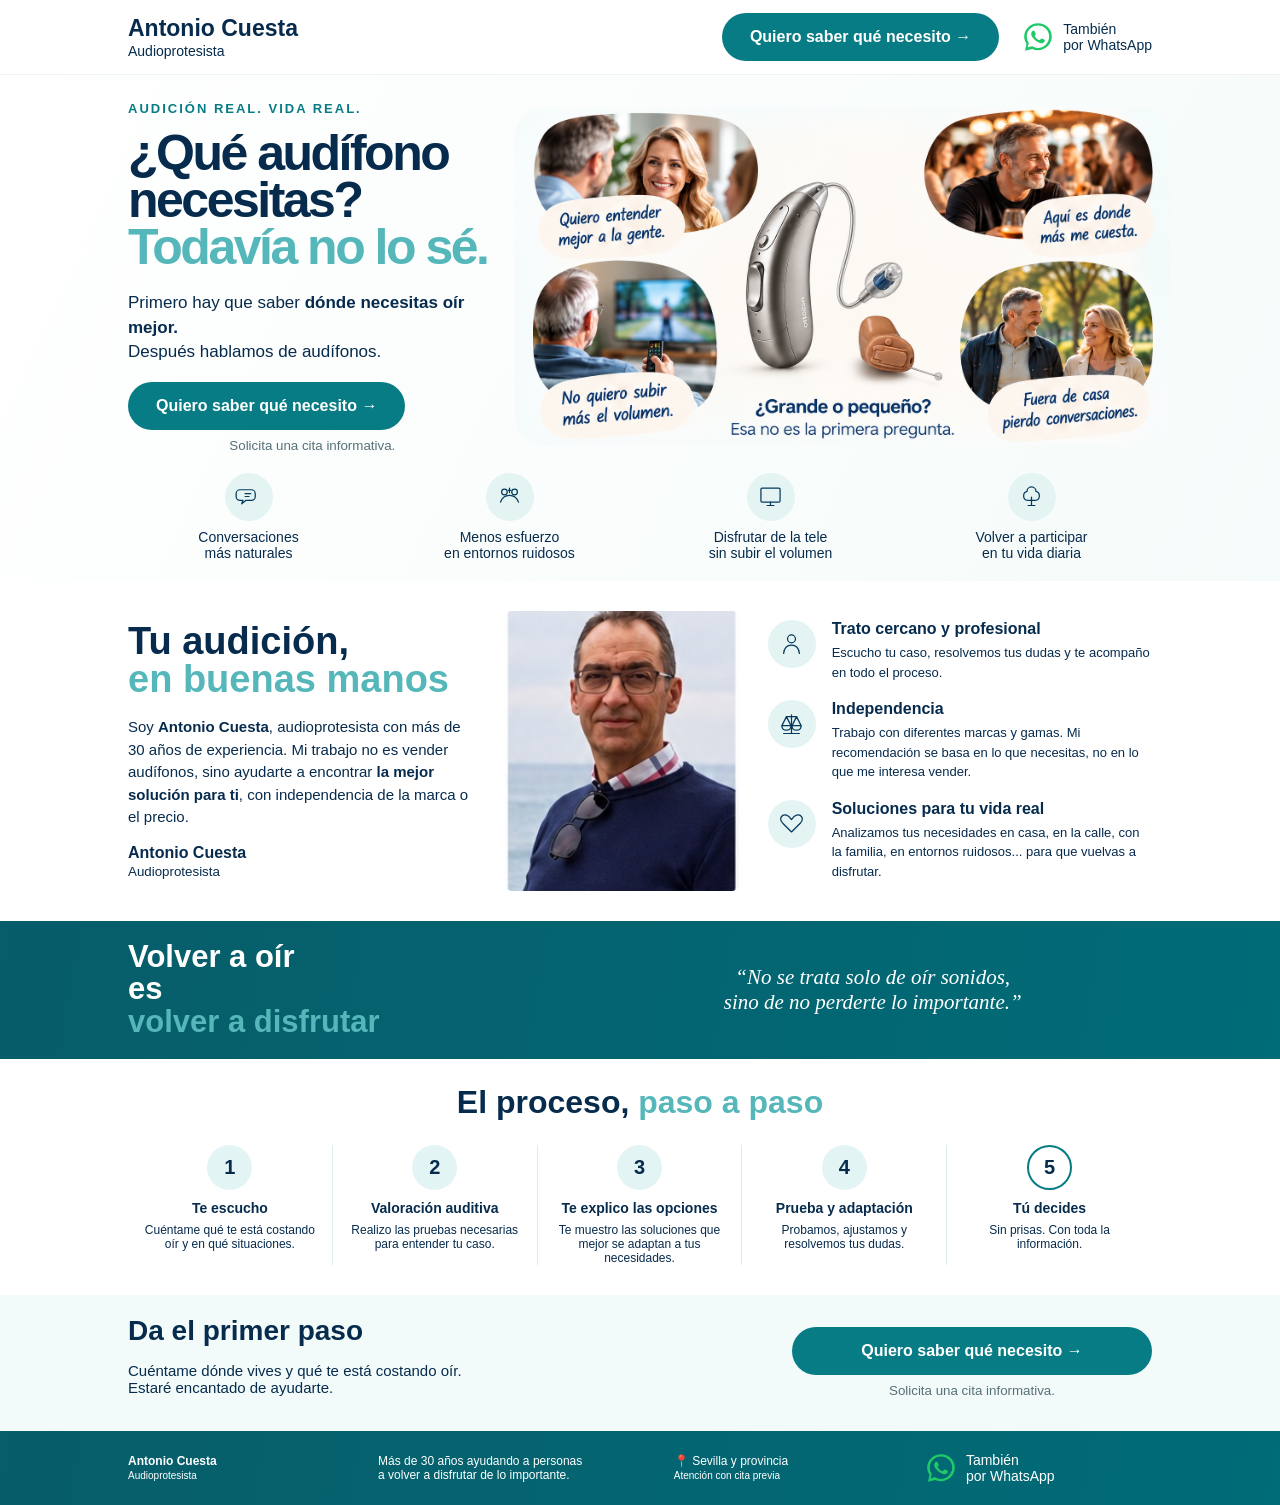
<file: index.html>
<!doctype html><html lang="es"><head>
<meta charset="utf-8"><meta name="viewport" content="width=device-width,initial-scale=1">
<title>Antonio Cuesta | Audioprotesista</title><link rel="stylesheet" href="styles.css">
<script async src="https://www.googletagmanager.com/gtag/js?id=G-216P1P4L8E"></script>
<script>window.dataLayer=window.dataLayer||[];function gtag(){dataLayer.push(arguments)}gtag('js',new Date());gtag('config','G-216P1P4L8E');</script>
<script>(function(c,l,a,r,i,t,y){c[a]=c[a]||function(){(c[a].q=c[a].q||[]).push(arguments)};t=l.createElement(r);t.async=1;t.src="https://www.clarity.ms/tag/"+i;y=l.getElementsByTagName(r)[0];y.parentNode.insertBefore(t,y)})(window,document,"clarity","script","xd1ltv3tne");</script>
</head><body>
<header><div class="wrap top"><div class="brand"><b>Antonio Cuesta</b><span>Audioprotesista</span></div><div class="actions"><a class="button" href="#contacto">Quiero saber qué necesito →</a><a class="whatsapp" href="https://wa.me/34672465468?text=Hola%20Antonio.%20He%20visto%20tu%20p%C3%A1gina%20y%20me%20gustar%C3%ADa%20solicitar%20una%20cita%20informativa." target="_blank"><i><svg viewBox="0 0 32 32" aria-hidden="true"><path fill="currentColor" d="M16 3C8.82 3 3 8.62 3 15.55c0 2.45.74 4.83 2.14 6.86L3.75 29l6.83-1.74A13.34 13.34 0 0 0 16 28.4c7.18 0 13-5.62 13-12.85S23.18 3 16 3Zm0 23.25c-1.86 0-3.68-.5-5.27-1.44l-.38-.22-4.05 1.03 1.08-3.89-.25-.4a10.3 10.3 0 0 1-1.66-5.78C5.47 9.8 10.19 5.15 16 5.15s10.53 4.65 10.53 10.4S21.81 26.25 16 26.25Zm5.77-7.76c-.32-.16-1.87-.91-2.16-1.01-.29-.11-.5-.16-.71.16-.21.31-.82 1.01-1 1.22-.18.21-.37.24-.68.08-.32-.16-1.33-.48-2.54-1.53-.94-.82-1.57-1.84-1.76-2.15-.18-.31-.02-.48.14-.64.14-.14.32-.37.47-.55.16-.18.21-.31.32-.52.1-.21.05-.39-.03-.55-.08-.16-.71-1.69-.97-2.31-.26-.62-.52-.54-.71-.55h-.61c-.21 0-.55.08-.84.39-.29.31-1.1 1.06-1.1 2.59s1.13 3 1.29 3.21c.16.21 2.22 3.35 5.38 4.69.75.32 1.34.51 1.8.65.76.24 1.44.2 1.99.12.61-.09 1.87-.75 2.13-1.48.26-.73.26-1.35.18-1.48-.08-.13-.29-.21-.61-.37Z"/></svg></i><span>También<br>por WhatsApp</span></a></div></div></header>
<main>
<section class="hero"><div class="wrap herogrid"><div><div class="eyebrow">AUDICIÓN REAL. VIDA REAL.</div><h1>¿Qué audífono<br>necesitas?<em>Todavía no lo sé.</em></h1><p class="lead">Primero hay que saber <b>dónde necesitas oír mejor.</b><br>Después hablamos de audífonos.</p><a class="button" href="#contacto">Quiero saber qué necesito →</a><small>Solicita una cita informativa.</small></div><div class="hero-visual-final"><img src="assets/hero-visual-final.png" alt="Situaciones cotidianas de escucha, audífono RIC y CIC"></div></div>
<div class="wrap benefits"><div><i class="icon"><svg viewBox="0 0 48 48" aria-hidden="true"><path d="M9 12h20a7 7 0 0 1 7 7v5a7 7 0 0 1-7 7H19l-7 6 2-6H9a7 7 0 0 1-7-7v-5a7 7 0 0 1 7-7Z"/><path d="M18 19h10M18 24h7"/></svg></i><span>Conversaciones<br>más naturales</span></div><div><i class="icon"><svg viewBox="0 0 48 48" aria-hidden="true"><path d="M8 34c3-8 8-12 16-12s13 4 16 12"/><circle cx="15" cy="16" r="5"/><circle cx="33" cy="16" r="5"/><path d="M22 13h4M24 9v8"/></svg></i><span>Menos esfuerzo<br>en entornos ruidosos</span></div><div><i class="icon"><svg viewBox="0 0 48 48" aria-hidden="true"><rect x="7" y="9" width="34" height="25" rx="2"/><path d="M18 40h12M24 34v6"/></svg></i><span>Disfrutar de la tele<br>sin subir el volumen</span></div><div><i class="icon"><svg viewBox="0 0 48 48" aria-hidden="true"><path d="M24 7c-5 0-8 4-8 8-4 1-6 4-6 8 0 5 4 8 9 8h10c5 0 9-3 9-8 0-4-2-7-6-8 0-4-3-8-8-8Z"/><path d="M24 25v15M18 40h12"/></svg></i><span>Volver a participar<br>en tu vida diaria</span></div></div></section>
<section class="about"><div class="wrap aboutgrid"><div><h2>Tu audición,<em>en buenas manos</em></h2><p>Soy <b>Antonio Cuesta</b>, audioprotesista con más de 30 años de experiencia. Mi trabajo no es vender audífonos, sino ayudarte a encontrar <b>la mejor solución para ti</b>, con independencia de la marca o el precio.</p><b>Antonio Cuesta</b><br><small>Audioprotesista</small></div><img class="portrait" src="assets/antonio.jpg" alt="Antonio Cuesta"><div class="values"><article><i class="icon"><svg viewBox="0 0 48 48" aria-hidden="true"><circle cx="24" cy="14" r="7"/><path d="M10 40c1-10 6-15 14-15s13 5 14 15"/></svg></i><div><b>Trato cercano y profesional</b><p>Escucho tu caso, resolvemos tus dudas y te acompaño en todo el proceso.</p></div></article><article><i class="icon"><svg viewBox="0 0 48 48" aria-hidden="true"><path d="M24 7v33M15 10h18M10 40h28"/><path d="m15 10-8 16h16l-8-16Zm18 0-8 16h16l-8-16Z"/><path d="M7 26c0 5 3 8 8 8s8-3 8-8M25 26c0 5 3 8 8 8s8-3 8-8"/></svg></i><div><b>Independencia</b><p>Trabajo con diferentes marcas y gamas. Mi recomendación se basa en lo que necesitas, no en lo que me interesa vender.</p></div></article><article><i class="icon"><svg viewBox="0 0 48 48" aria-hidden="true"><path d="M24 39 8 23C1 15 7 7 15 9c4 1 7 5 9 8 2-3 5-7 9-8 8-2 14 6 7 14L24 39Z"/></svg></i><div><b>Soluciones para tu vida real</b><p>Analizamos tus necesidades en casa, en la calle, con la familia, en entornos ruidosos... para que vuelvas a disfrutar.</p></div></article></div></div></section>
<section class="band"><div class="wrap bandgrid"><h2>Volver a oír<br>es <em>volver a disfrutar</em></h2><blockquote>“No se trata solo de oír sonidos,<br>sino de no perderte lo importante.”</blockquote></div></section>
<section class="process"><div class="wrap"><h2>El proceso, <em>paso a paso</em></h2><div class="steps"><article><b>1</b><h3>Te escucho</h3><p>Cuéntame qué te está costando oír y en qué situaciones.</p></article><article><b>2</b><h3>Valoración auditiva</h3><p>Realizo las pruebas necesarias para entender tu caso.</p></article><article><b>3</b><h3>Te explico las opciones</h3><p>Te muestro las soluciones que mejor se adaptan a tus necesidades.</p></article><article><b>4</b><h3>Prueba y adaptación</h3><p>Probamos, ajustamos y resolvemos tus dudas.</p></article><article><b class="last">5</b><h3>Tú decides</h3><p>Sin prisas. Con toda la información.</p></article></div></div></section>
<section id="contacto" class="final"><div class="wrap finalgrid"><div><h2>Da el primer paso</h2><p>Cuéntame dónde vives y qué te está costando oír.<br>Estaré encantado de ayudarte.</p></div><div class="finalcta"><a class="button" href="https://wa.me/34672465468?text=Hola%20Antonio.%20He%20visto%20tu%20p%C3%A1gina%20y%20me%20gustar%C3%ADa%20solicitar%20una%20cita%20informativa." target="_blank">Quiero saber qué necesito →</a><small>Solicita una cita informativa.</small></div></div></section>
</main>
<footer><div class="wrap footergrid"><div><b>Antonio Cuesta</b><br><small>Audioprotesista</small></div><div>Más de 30 años ayudando a personas<br>a volver a disfrutar de lo importante.</div><div>📍 Sevilla y provincia<br><small>Atención con cita previa</small></div><a class="whatsapp footwa" href="https://wa.me/34672465468?text=Hola%20Antonio.%20He%20visto%20tu%20p%C3%A1gina%20y%20me%20gustar%C3%ADa%20solicitar%20una%20cita%20informativa." target="_blank"><i><svg viewBox="0 0 32 32" aria-hidden="true"><path fill="currentColor" d="M16 3C8.82 3 3 8.62 3 15.55c0 2.45.74 4.83 2.14 6.86L3.75 29l6.83-1.74A13.34 13.34 0 0 0 16 28.4c7.18 0 13-5.62 13-12.85S23.18 3 16 3Zm0 23.25c-1.86 0-3.68-.5-5.27-1.44l-.38-.22-4.05 1.03 1.08-3.89-.25-.4a10.3 10.3 0 0 1-1.66-5.78C5.47 9.8 10.19 5.15 16 5.15s10.53 4.65 10.53 10.4S21.81 26.25 16 26.25Zm5.77-7.76c-.32-.16-1.87-.91-2.16-1.01-.29-.11-.5-.16-.71.16-.21.31-.82 1.01-1 1.22-.18.21-.37.24-.68.08-.32-.16-1.33-.48-2.54-1.53-.94-.82-1.57-1.84-1.76-2.15-.18-.31-.02-.48.14-.64.14-.14.32-.37.47-.55.16-.18.21-.31.32-.52.1-.21.05-.39-.03-.55-.08-.16-.71-1.69-.97-2.31-.26-.62-.52-.54-.71-.55h-.61c-.21 0-.55.08-.84.39-.29.31-1.1 1.06-1.1 2.59s1.13 3 1.29 3.21c.16.21 2.22 3.35 5.38 4.69.75.32 1.34.51 1.8.65.76.24 1.44.2 1.99.12.61-.09 1.87-.75 2.13-1.48.26-.73.26-1.35.18-1.48-.08-.13-.29-.21-.61-.37Z"/></svg></i><span>También<br>por WhatsApp</span></a></div></footer>
</body></html>
</file>
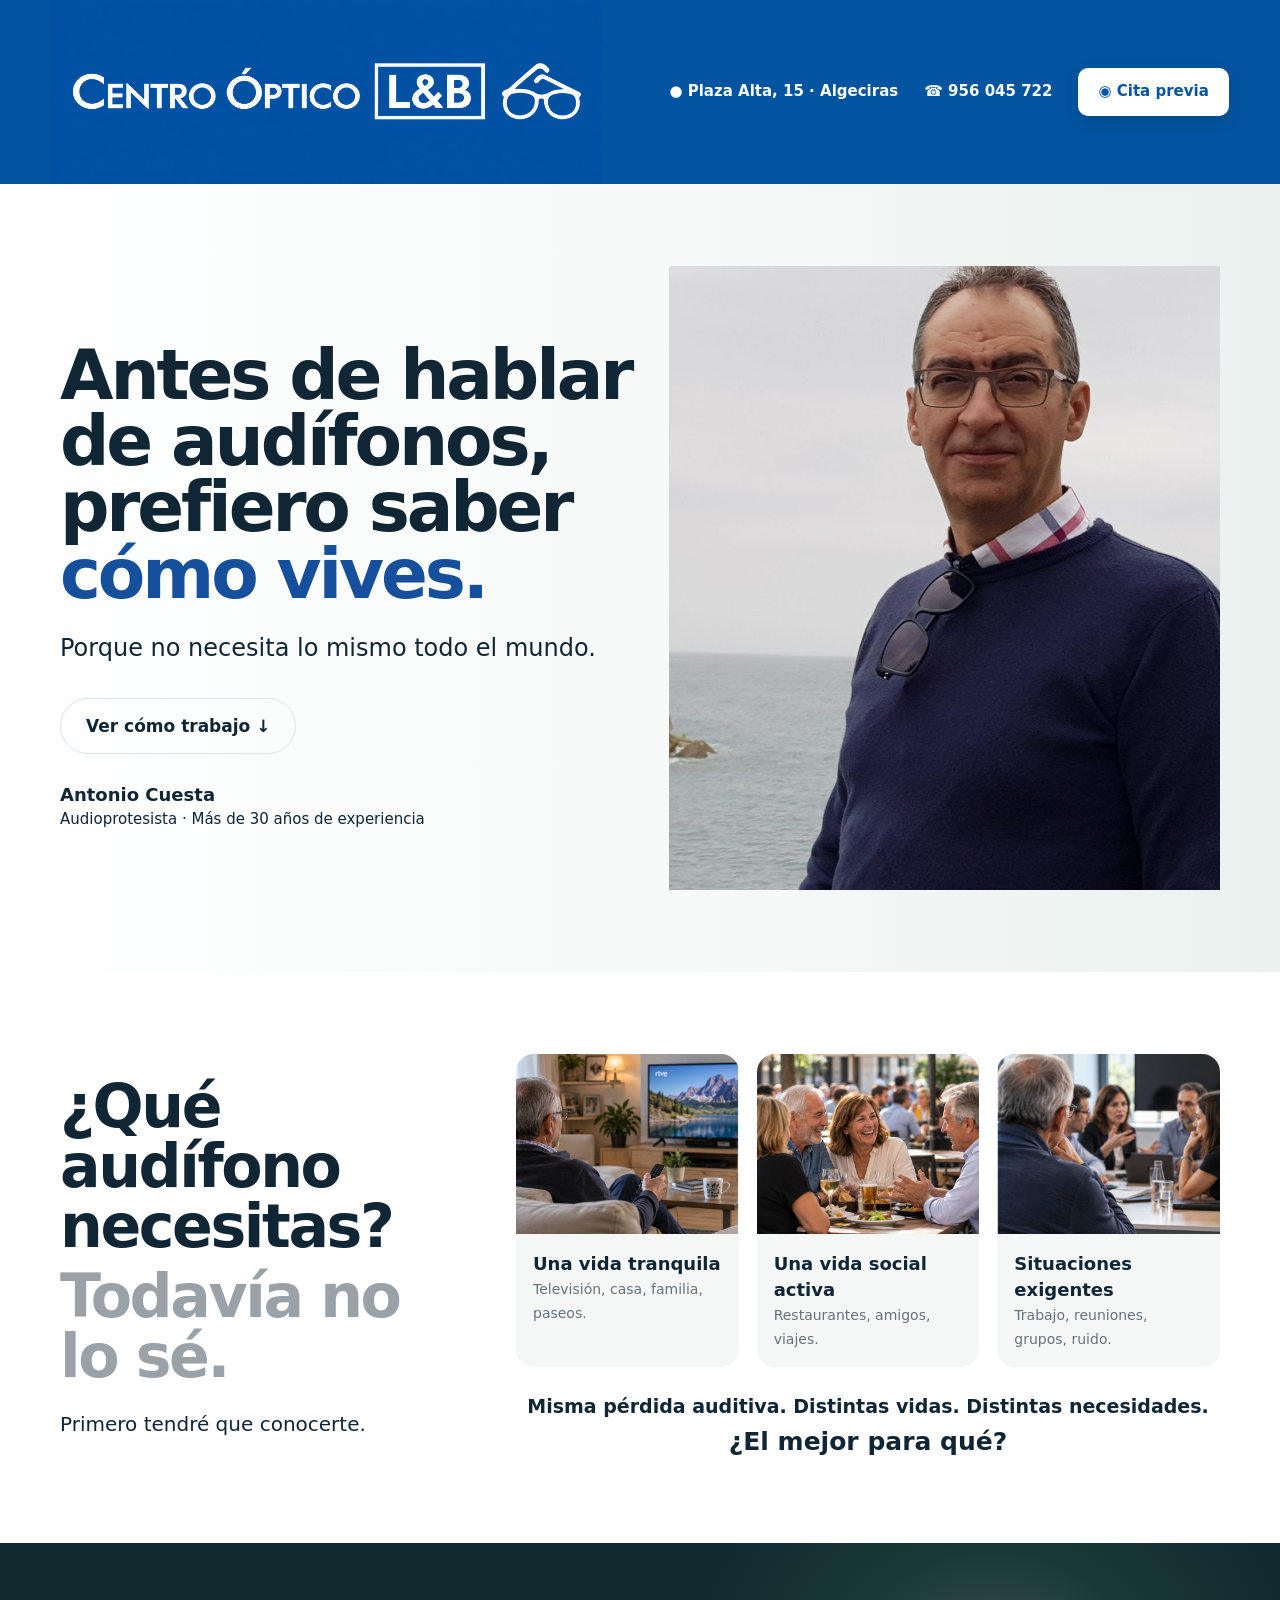
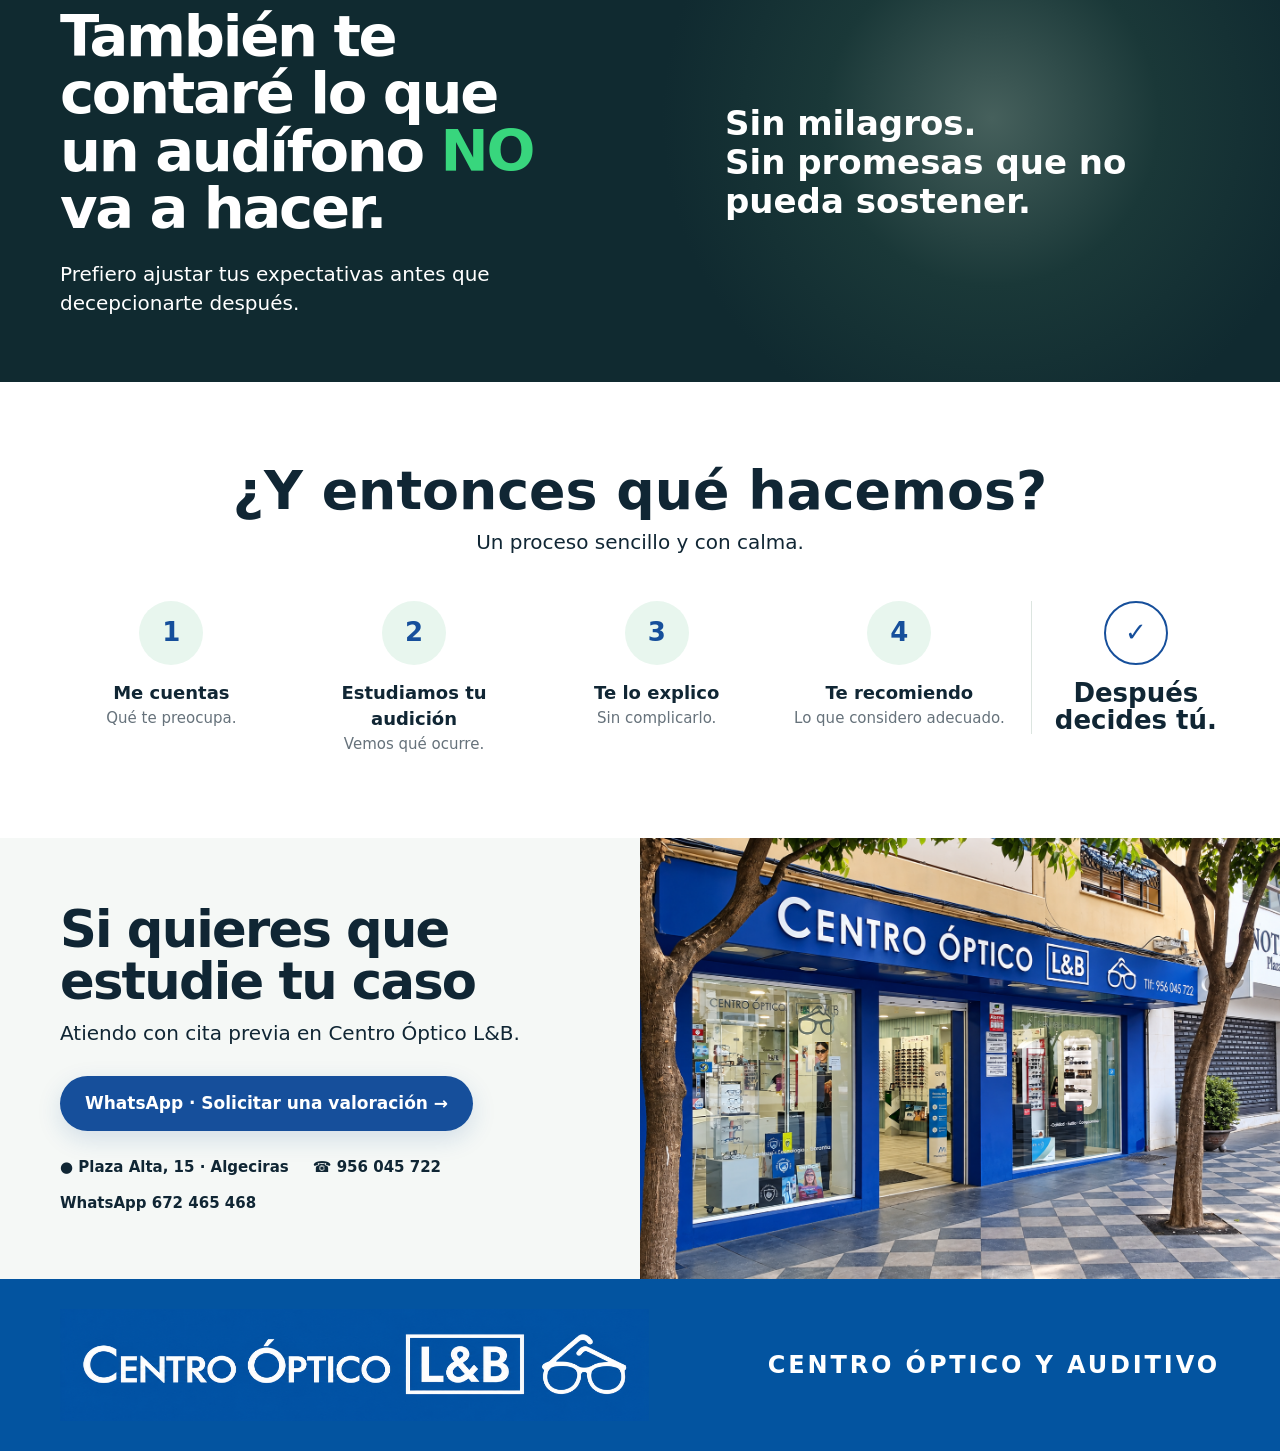
<file: algeciras/index.html>
<!doctype html>
<html lang="es">
<head>
  <meta charset="utf-8">
  <meta name="viewport" content="width=device-width,initial-scale=1">
  <title>Valoración auditiva en Centro Óptico L&B Algeciras | Antonio Cuesta</title>
  <meta name="description" content="Antes de hablar de audífonos, Antonio Cuesta estudia cómo oyes y cómo vives. Valoración auditiva con cita previa en Centro Óptico L&B, Plaza Alta 15, Algeciras.">
  <style>
    :root{--green:#164f9b;--green2:#2467b8;--ink:#102634;--muted:#66727b;--soft:#f4f7f5;--line:#dce5e0;--white:#fff;--max:1160px}
    *{box-sizing:border-box}html{scroll-behavior:smooth}body{margin:0;font-family:Inter,ui-sans-serif,system-ui,-apple-system,"Segoe UI",Roboto,Arial,sans-serif;color:var(--ink);background:#fff;line-height:1.45}img{max-width:100%;display:block}a{text-decoration:none;color:inherit}.wrap{width:min(var(--max),calc(100% - 40px));margin:auto}
    header{background:#0354a0;border-bottom:0;position:relative;z-index:3;color:#fff}.topbar{min-height:104px;display:flex;align-items:center;gap:38px}.brand{display:block;line-height:0;flex:0 0 auto}.brand img{width:470px;height:auto;max-height:82px;object-fit:contain;object-position:left center}.contact{margin-left:auto;display:flex;gap:26px;align-items:center;font-weight:800;font-size:15px;color:#fff}.contact span{white-space:nowrap}.appointment{display:inline-flex;align-items:center;gap:9px;background:#fff;color:#0354a0;padding:13px 20px;border-radius:10px;font-weight:900;box-shadow:0 5px 14px rgba(0,0,0,.12);white-space:nowrap}.appointment:hover{transform:translateY(-1px)}
    .hero{background:linear-gradient(90deg,#fff 0%,#f7faf9 49%,#eaf1ef 100%);overflow:hidden}.hero-grid{display:grid;grid-template-columns:1.05fr .95fr;min-height:610px;align-items:stretch}.hero-copy{padding:76px 30px 60px 0;align-self:center}.hero h1{font-size:clamp(48px,5.4vw,78px);line-height:.96;letter-spacing:-.045em;margin:0 0 24px;max-width:720px}.hero h1 em{font-style:normal;color:var(--green)}.hero p{font-size:24px;max-width:540px;margin:0 0 32px}.byline{margin-top:28px;font-size:15px}.byline strong{display:block;font-size:18px}.hero-photo{min-height:610px;position:relative}.hero-photo img{width:100%;height:100%;object-fit:cover;object-position:50% 35%}
    .btn{display:inline-flex;align-items:center;justify-content:center;gap:10px;background:var(--green);color:#fff;font-weight:800;border-radius:999px;padding:15px 25px;font-size:17px;box-shadow:0 8px 24px rgba(22,79,155,.15)}.btn:hover{background:#123f7d}.btn.secondary{background:transparent;color:var(--ink);border:1px solid var(--line);box-shadow:none}
    section{padding:82px 0}.question-grid{display:grid;grid-template-columns:.72fr 1.28fr;gap:60px;align-items:center}.bigtitle{font-size:clamp(42px,4.7vw,68px);line-height:1;letter-spacing:-.04em;margin:0}.answer{display:block;color:#9aa2a8;margin-top:10px}.micro{font-size:20px;margin:24px 0 0}.life-grid{display:grid;grid-template-columns:repeat(3,1fr);gap:18px}.life-card{border-radius:18px;overflow:hidden;background:var(--soft)}.life-card img{height:180px;width:100%;object-fit:cover}.life-card div{padding:17px}.life-card strong{display:block;font-size:18px}.life-card span{color:var(--muted);font-size:14px}.thesis{text-align:center;font-weight:800;font-size:19px;margin:26px 0 0}.thesis b{display:block;font-size:25px;margin-top:4px}
    .expect{padding:0;background:#102a30;color:#fff}.expect-grid{display:grid;grid-template-columns:1fr 1fr;min-height:355px}.expect-copy{padding:65px 55px max(60px,5vw) max(40px,calc((100vw - var(--max))/2));align-self:center}.expect h2{font-size:clamp(42px,4.5vw,65px);line-height:1;letter-spacing:-.04em;margin:0}.expect h2 em{font-style:normal;color:#38d67d}.expect p{font-size:20px;margin:22px 0 0;max-width:560px}.expect-visual{background:radial-gradient(circle at 55% 40%,#46605c 0,#1a3838 38%,#102a30 75%);display:flex;align-items:center;justify-content:center;padding:35px}.expect-visual .quote{font-size:34px;line-height:1.15;font-weight:800;max-width:470px}
    .process{text-align:center}.process h2{font-size:clamp(40px,4.2vw,60px);line-height:1;margin:0 0 10px}.process>.wrap>p{font-size:20px;margin:0 0 44px}.steps{display:grid;grid-template-columns:repeat(4,1fr) .85fr;gap:20px;align-items:start}.step{position:relative}.num{width:64px;height:64px;margin:0 auto 15px;border-radius:50%;background:#e8f6ee;color:var(--green);display:grid;place-items:center;font-size:26px;font-weight:900}.step strong{display:block;font-size:18px}.step small{font-size:15px;color:var(--muted)}.decide{border-left:1px solid var(--line);padding-left:20px}.decide .num{background:transparent;border:2px solid var(--green)}.decide strong{font-size:26px;line-height:1.05}
    .cta{background:#f5f8f6;padding:0}.cta-grid{display:grid;grid-template-columns:1fr 1fr;min-height:420px}.cta-copy{padding:65px 55px 65px max(40px,calc((100vw - var(--max))/2));align-self:center}.cta h2{font-size:clamp(38px,4vw,58px);line-height:1.02;letter-spacing:-.035em;margin:0 0 12px}.cta p{font-size:20px;margin:0 0 28px}.details{display:flex;flex-wrap:wrap;gap:14px 24px;margin-top:26px;font-size:15px;font-weight:700}.facade img{width:100%;height:100%;object-fit:cover}.footer{background:#0354a0;color:#fff;padding:30px 0}.footer .wrap{display:flex;justify-content:space-between;align-items:center;gap:44px}.footer img{width:520px;height:auto;max-height:92px;object-fit:contain;object-position:left center}.footer .footer-label{margin-left:auto;font-size:24px;font-weight:800;letter-spacing:.12em;text-transform:uppercase;color:#fff;text-align:right}
    @media(max-width:820px){.wrap{width:min(100% - 28px,var(--max))}.topbar{min-height:84px;gap:12px}.brand img{width:310px;max-height:64px}.contact{font-size:13px;gap:10px}.contact .hide-mobile{display:none}.appointment{padding:10px 13px;font-size:13px}.hero-grid{grid-template-columns:1fr;min-height:auto}.hero-copy{padding:46px 0 32px}.hero h1{font-size:48px;max-width:640px}.hero p{font-size:20px;margin-bottom:25px}.hero-photo{min-height:430px}.hero-photo img{object-position:center 30%}.question-grid{grid-template-columns:1fr;gap:35px}.life-grid{grid-template-columns:1fr}.life-card{display:grid;grid-template-columns:42% 58%}.life-card img{height:135px}.expect-grid{grid-template-columns:1fr}.expect-copy{padding:54px 28px}.expect-visual{min-height:230px}.steps{grid-template-columns:1fr 1fr;gap:34px 18px}.decide{grid-column:1/-1;border-left:0;border-top:1px solid var(--line);padding:28px 0 0}.cta-grid{grid-template-columns:1fr}.cta-copy{padding:55px 28px}.facade{height:320px}.footer .wrap{align-items:center}.footer .footer-label{font-size:16px}}
    @media(max-width:520px){section{padding:58px 0}.topbar{min-height:76px}.brand img{width:220px;max-height:54px}.contact .phone-main{display:none}.appointment{padding:9px 11px;font-size:12px}.hero h1{font-size:42px}.hero-photo{min-height:365px}.bigtitle{font-size:43px}.life-card{grid-template-columns:40% 60%}.life-card img{height:125px}.thesis{font-size:16px}.thesis b{font-size:21px}.expect h2{font-size:42px}.expect-visual .quote{font-size:28px}.process h2{font-size:40px}.steps{grid-template-columns:1fr 1fr}.step strong{font-size:16px}.step small{font-size:13px}.cta h2{font-size:40px}.footer .wrap{flex-direction:column;align-items:flex-start}.footer img{width:min(100%,420px);max-height:none}.footer .footer-label{text-align:left;margin-left:0;font-size:18px}}
  
/* Identidad Centro Óptico L&B - Algeciras */
.brand{
  display:flex !important;
  align-items:center !important;
  background:#0354a0 !important;
  overflow:hidden !important;
}
.brand img{
  width:720px !important;
  height:112px !important;
  max-width:48vw !important;
  max-height:112px !important;
  object-fit:cover !important;
  object-position:left center !important;
  display:block !important;
}
.footer img{
  width:720px !important;
  height:118px !important;
  max-width:48vw !important;
  max-height:118px !important;
  object-fit:cover !important;
  object-position:left center !important;
  display:block !important;
}
@media(max-width:900px){
  .brand img,.footer img{width:430px !important;height:auto !important;max-width:62vw !important}
}
@media(max-width:560px){
  .brand img,.footer img{width:270px !important;height:auto !important;max-width:72vw !important}
}


/* Corrección final de marca */
.brand img{
  width:700px !important;height:auto !important;max-width:48vw !important;
  max-height:none !important;object-fit:contain !important;display:block !important;
}
.footer img{
  width:700px !important;height:auto !important;max-width:48vw !important;
  max-height:none !important;object-fit:contain !important;display:block !important;
}


/* Ajuste final responsive de cabecera */
.topbar{
  box-sizing:border-box !important;
  width:100% !important;
  padding-left:clamp(18px,4vw,72px) !important;
  padding-right:clamp(18px,4vw,72px) !important;
  justify-content:space-between !important;
  gap:24px !important;
  overflow:visible !important;
}
.topbar .brand{
  flex:0 1 auto !important;
  min-width:0 !important;
}
.topbar .top-contact{
  flex:0 1 auto !important;
  min-width:0 !important;
  margin-left:auto !important;
  display:flex !important;
  align-items:center !important;
  justify-content:flex-end !important;
  gap:22px !important;
}
.topbar .top-contact .btn,
.topbar .top-contact a:last-child{
  flex:0 0 auto !important;
  margin-right:0 !important;
  white-space:nowrap !important;
}
@media (max-width:1200px){
  .brand img{max-width:38vw !important}
  .topbar .top-contact{gap:14px !important}
}
@media (max-width:900px){
  .topbar{
    flex-wrap:wrap !important;
    padding-top:14px !important;
    padding-bottom:14px !important;
  }
  .topbar .top-contact{
    width:100% !important;
    justify-content:flex-start !important;
    flex-wrap:wrap !important;
    margin-left:0 !important;
  }
}


/* Cabecera definitiva aprobada */
@media (min-width:1201px){
  .topbar .brand img{
    width:610px !important;
    max-width:43vw !important;
    height:auto !important;
    object-fit:contain !important;
    object-position:left center !important;
  }
  .topbar{
    gap:28px !important;
  }
  .topbar .top-contact{
    gap:24px !important;
  }
}

</style>

  <!-- Google Analytics - Proyecto Antonio -->
  <script async src="https://www.googletagmanager.com/gtag/js?id=G-216P1P4L8E"></script>
  <script>window.dataLayer=window.dataLayer||[];function gtag(){dataLayer.push(arguments)}gtag('js',new Date());gtag('config','G-216P1P4L8E');</script>
  <!-- Microsoft Clarity - Proyecto Antonio -->
  <script type="text/javascript">(function(c,l,a,r,i,t,y){c[a]=c[a]||function(){(c[a].q=c[a].q||[]).push(arguments)};t=l.createElement(r);t.async=1;t.src="https://www.clarity.ms/tag/"+i;y=l.getElementsByTagName(r)[0];y.parentNode.insertBefore(t,y)})(window,document,"clarity","script","xd1ltv3tne");</script>

<style>
/* L&B: logo recortado sin márgenes blancos */
.brand img{width:610px !important;height:auto !important;max-width:43vw !important;max-height:86px !important;object-fit:contain !important;object-position:left center !important}
.footer img{width:520px !important;height:auto !important;max-width:48vw !important;max-height:86px !important;object-fit:contain !important;object-position:left center !important}
@media(max-width:820px){.brand img{width:310px !important;max-width:55vw !important;max-height:64px !important}.footer img{width:390px !important;max-width:60vw !important;max-height:70px !important}}
@media(max-width:520px){.brand img{width:220px !important;max-width:58vw !important;max-height:54px !important}.footer img{width:280px !important;max-width:100% !important;max-height:62px !important}}
</style>
<style>
/* Ajuste de tamaño de marca L&B: escritorio + móvil */
.brand img{width:700px !important;height:112px !important;max-width:46vw !important;max-height:none !important;object-fit:cover !important;object-position:center center !important}
.footer img{width:620px !important;height:112px !important;max-width:46vw !important;max-height:none !important;object-fit:cover !important;object-position:center center !important}
@media(max-width:820px){.brand img{width:390px !important;height:82px !important;max-width:58vw !important}.footer img{width:430px !important;height:88px !important;max-width:68vw !important}}
@media(max-width:520px){.brand img{width:285px !important;height:64px !important;max-width:61vw !important}.footer img{width:330px !important;height:76px !important;max-width:100% !important}}
</style>
</head>
<body>
<header>
  <div class="wrap topbar">
    <a class="brand" href="#inicio"><img src="assets/marca-lb.png" alt="Centro Óptico L&B"></a>
    <div class="contact"><span class="hide-mobile">● Plaza Alta, 15 · Algeciras</span><span class="phone-main">☎ 956 045 722</span><a class="appointment" id="header-whatsapp" href="https://wa.me/34672465468?text=Hola%20Antonio%2C%20he%20visto%20la%20p%C3%A1gina%20de%20Centro%20%C3%93ptico%20L%26B%20Algeciras%20y%20me%20gustar%C3%ADa%20solicitar%20una%20valoraci%C3%B3n." target="_blank" rel="noopener" target="_blank" rel="noopener">◉ Cita previa</a></div>
  </div>
</header>
<main id="inicio">
  <section class="hero">
    <div class="wrap hero-grid">
      <div class="hero-copy">
        <h1>Antes de hablar de audífonos, prefiero saber <em>cómo vives.</em></h1>
        <p>Porque no necesita lo mismo todo el mundo.</p>
        <a class="btn secondary" href="#como-trabajo">Ver cómo trabajo ↓</a>
        <div class="byline"><strong>Antonio Cuesta</strong>Audioprotesista · Más de 30 años de experiencia</div>
      </div>
      <div class="hero-photo"><img src="assets/antonio-cuesta.jpg" alt="Antonio Cuesta, audioprotesista"></div>
    </div>
  </section>

  <section id="como-trabajo">
    <div class="wrap question-grid">
      <div>
        <h2 class="bigtitle">¿Qué audífono necesitas?<span class="answer">Todavía no lo sé.</span></h2>
        <p class="micro">Primero tendré que conocerte.</p>
      </div>
      <div>
        <div class="life-grid">
          <article class="life-card"><img src="assets/vida-tranquila.jpg" alt="Persona disfrutando de la televisión en casa"><div><strong>Una vida tranquila</strong><span>Televisión, casa, familia, paseos.</span></div></article>
          <article class="life-card"><img src="assets/vida-social.jpg" alt="Conversación en un ambiente social"><div><strong>Una vida social activa</strong><span>Restaurantes, amigos, viajes.</span></div></article>
          <article class="life-card"><img src="assets/vida-exigente.jpg" alt="Reunión de trabajo con varias personas"><div><strong>Situaciones exigentes</strong><span>Trabajo, reuniones, grupos, ruido.</span></div></article>
        </div>
        <p class="thesis">Misma pérdida auditiva. Distintas vidas. Distintas necesidades.<b>¿El mejor para qué?</b></p>
      </div>
    </div>
  </section>

  <section class="expect">
    <div class="expect-grid">
      <div class="expect-copy">
        <h2>También te contaré lo que un audífono <em>NO</em> va a hacer.</h2>
        <p>Prefiero ajustar tus expectativas antes que decepcionarte después.</p>
      </div>
      <div class="expect-visual"><div class="quote">Sin milagros.<br>Sin promesas que no pueda sostener.</div></div>
    </div>
  </section>

  <section class="process">
    <div class="wrap">
      <h2>¿Y entonces qué hacemos?</h2><p>Un proceso sencillo y con calma.</p>
      <div class="steps">
        <div class="step"><div class="num">1</div><strong>Me cuentas</strong><small>Qué te preocupa.</small></div>
        <div class="step"><div class="num">2</div><strong>Estudiamos tu audición</strong><small>Vemos qué ocurre.</small></div>
        <div class="step"><div class="num">3</div><strong>Te lo explico</strong><small>Sin complicarlo.</small></div>
        <div class="step"><div class="num">4</div><strong>Te recomiendo</strong><small>Lo que considero adecuado.</small></div>
        <div class="step decide"><div class="num">✓</div><strong>Después decides tú.</strong></div>
      </div>
    </div>
  </section>

  <section class="cta" id="valoracion">
    <div class="cta-grid">
      <div class="cta-copy">
        <h2>Si quieres que estudie tu caso</h2>
        <p>Atiendo con cita previa en Centro Óptico L&B.</p>
        <a class="btn" id="cta-whatsapp" href="https://wa.me/34672465468?text=Hola%20Antonio%2C%20me%20gustar%C3%ADa%20solicitar%20una%20valoraci%C3%B3n%20auditiva." target="_blank" rel="noopener">WhatsApp · Solicitar una valoración →</a>
        <div class="details"><span>● Plaza Alta, 15 · Algeciras</span><span>☎ 956 045 722</span><span>WhatsApp 672 465 468</span></div>
      </div>
      <div class="facade"><img src="assets/fachada-centro-optico-lb.png" alt="Fachada de Centro Óptico L&B en Plaza Alta, Algeciras"></div>
    </div>
  </section>
</main>
<footer class="footer"><div class="wrap"><img src="assets/marca-lb.png" alt="Centro Óptico L&B"><div class="footer-label">Centro Óptico y Auditivo</div></div></footer>
<script>
  function trackWhatsApp(label){if(typeof gtag==='function')gtag('event','whatsapp_valoracion',{event_category:'conversion',event_label:label});if(typeof clarity==='function')clarity('event','whatsapp_valoracion');}
  document.getElementById('cta-whatsapp').addEventListener('click',function(){trackWhatsApp('Centro Óptico L&B Algeciras - CTA final')});
  document.getElementById('header-whatsapp').addEventListener('click',function(){trackWhatsApp('Centro Óptico L&B Algeciras - Cita previa cabecera')});
</script>
</body></html>
</file>
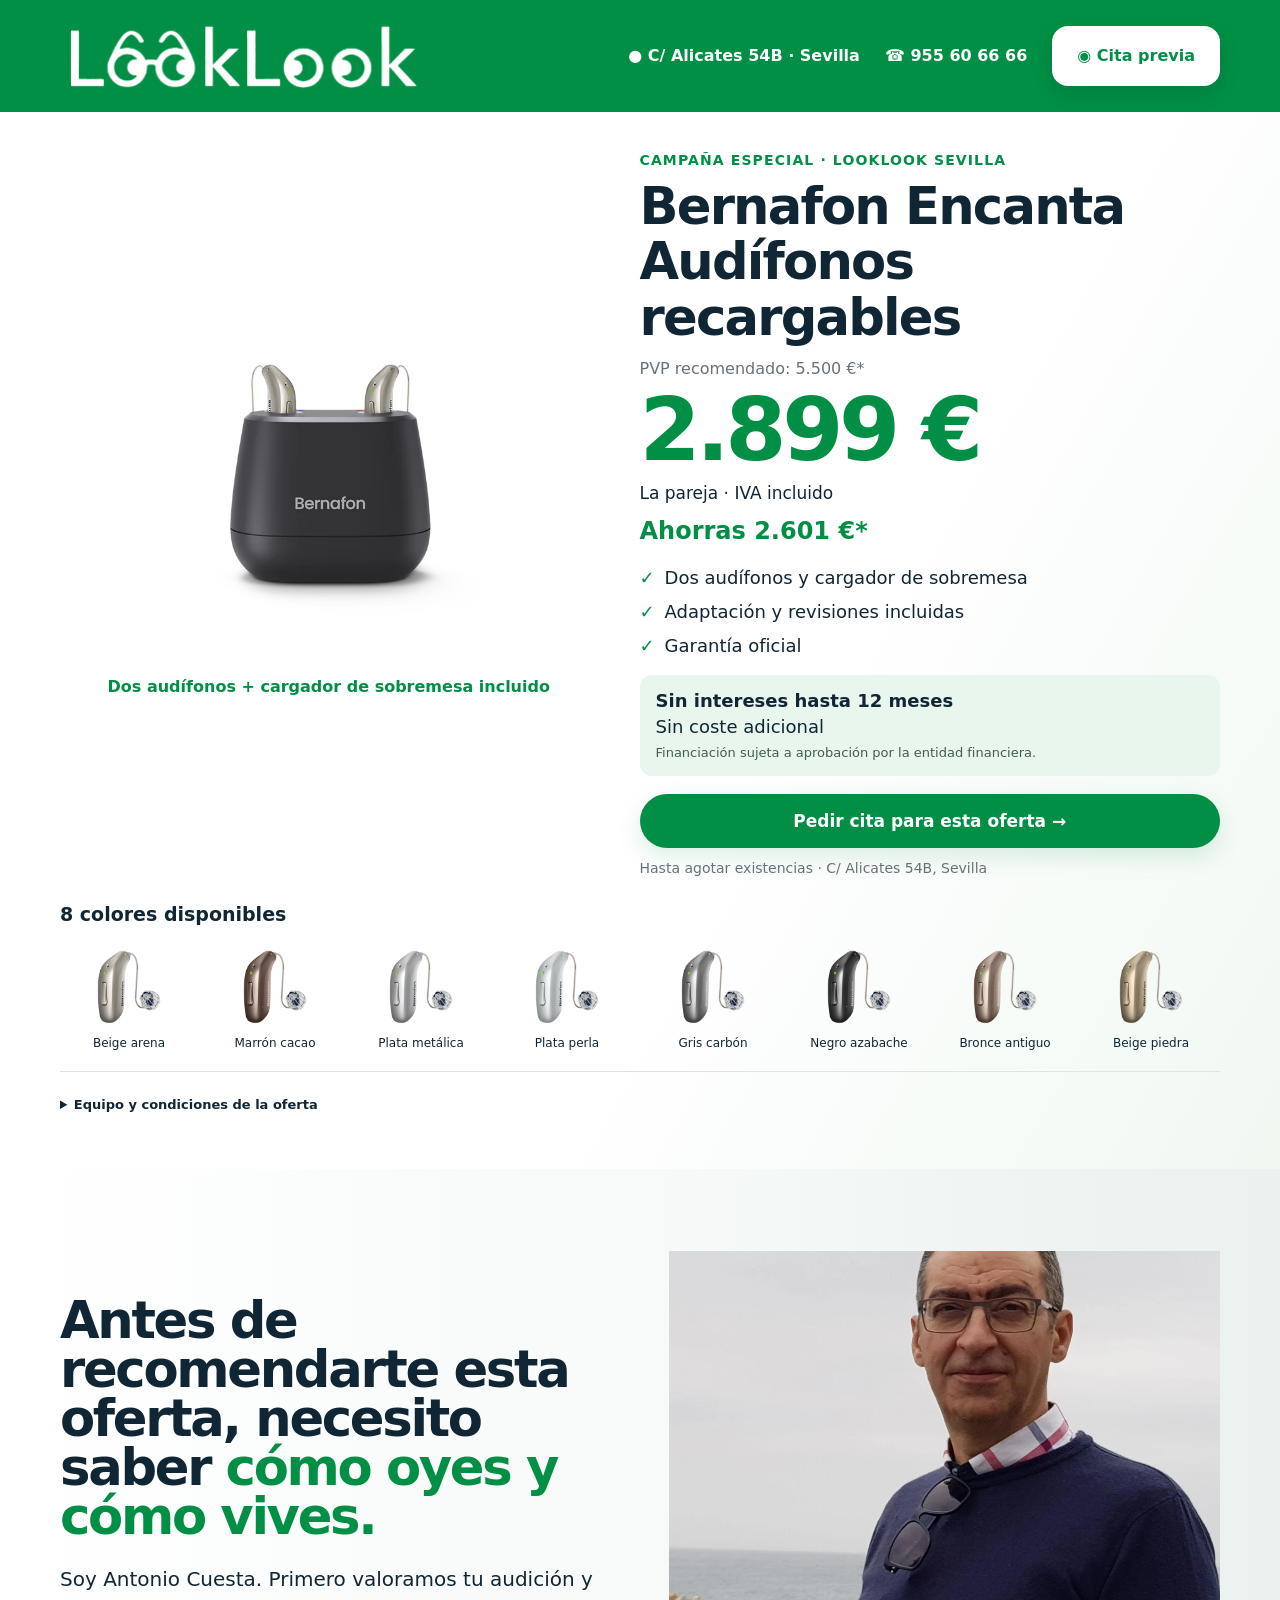
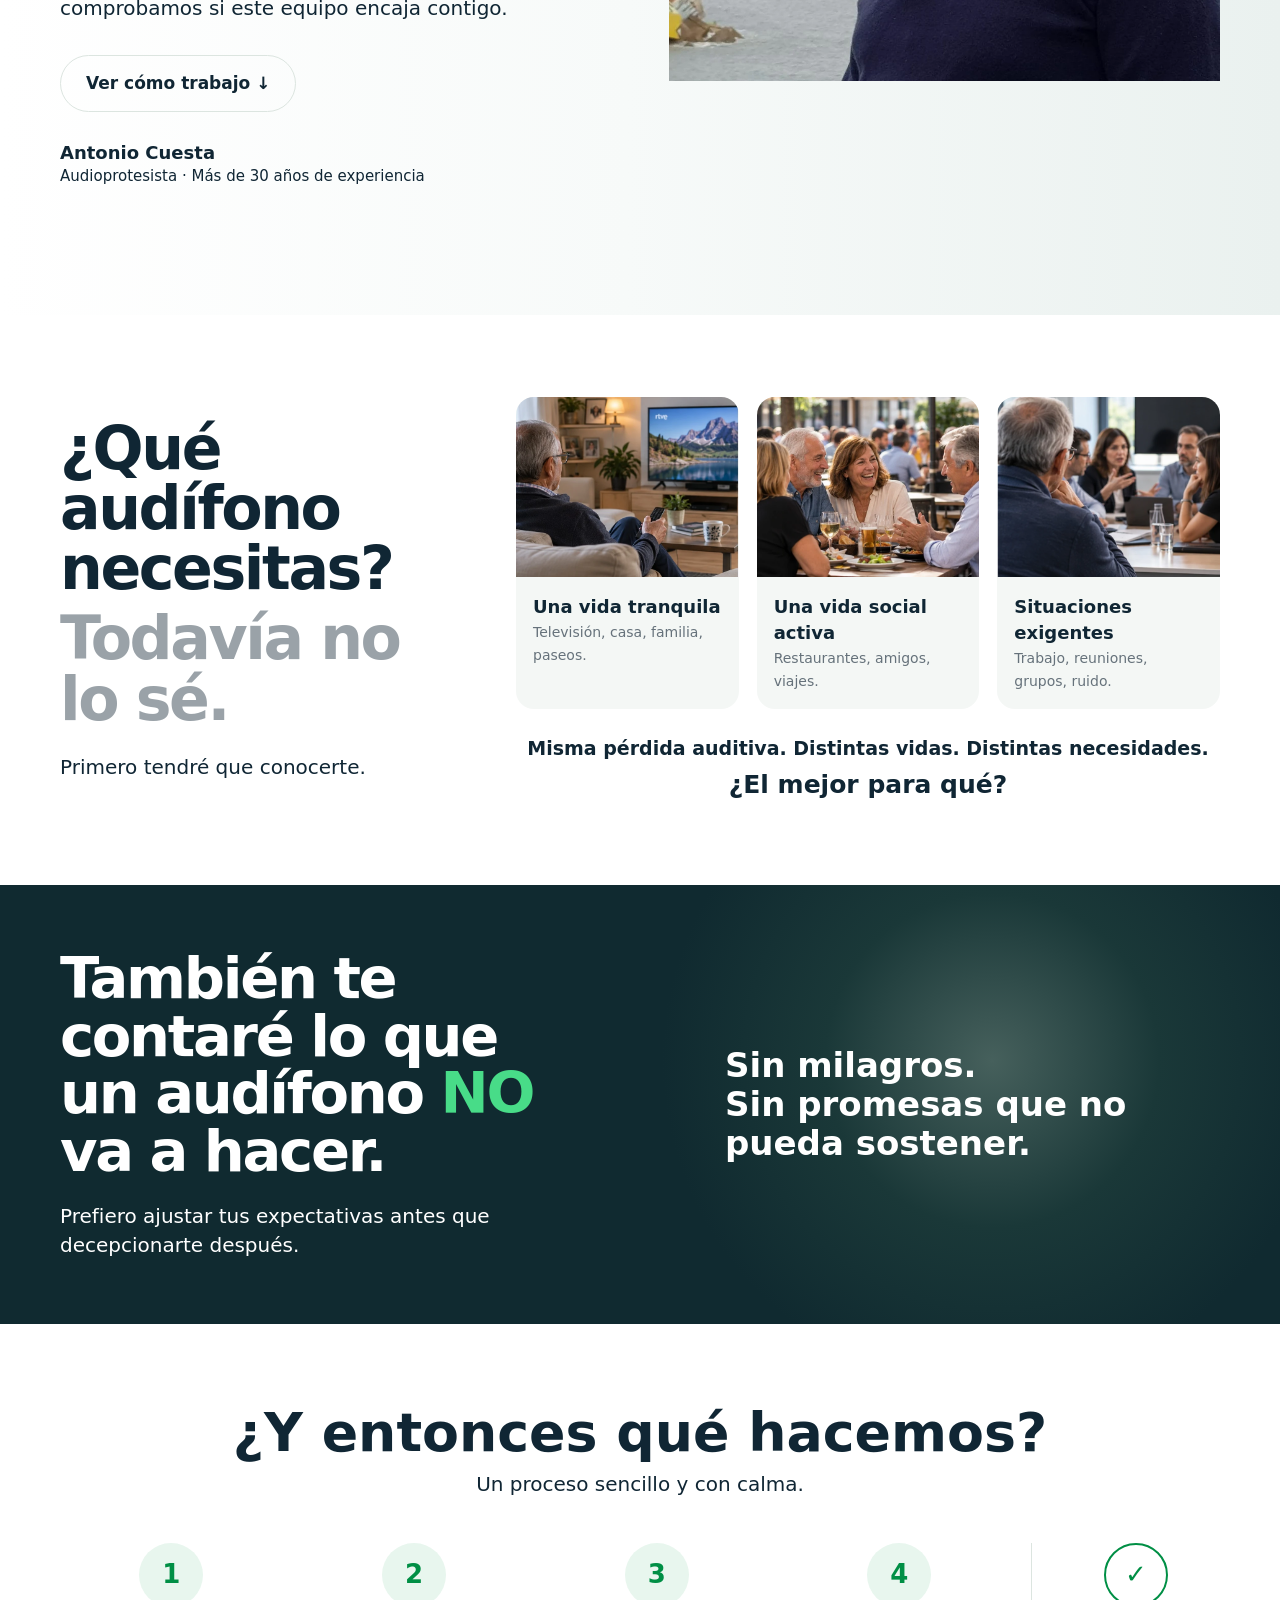
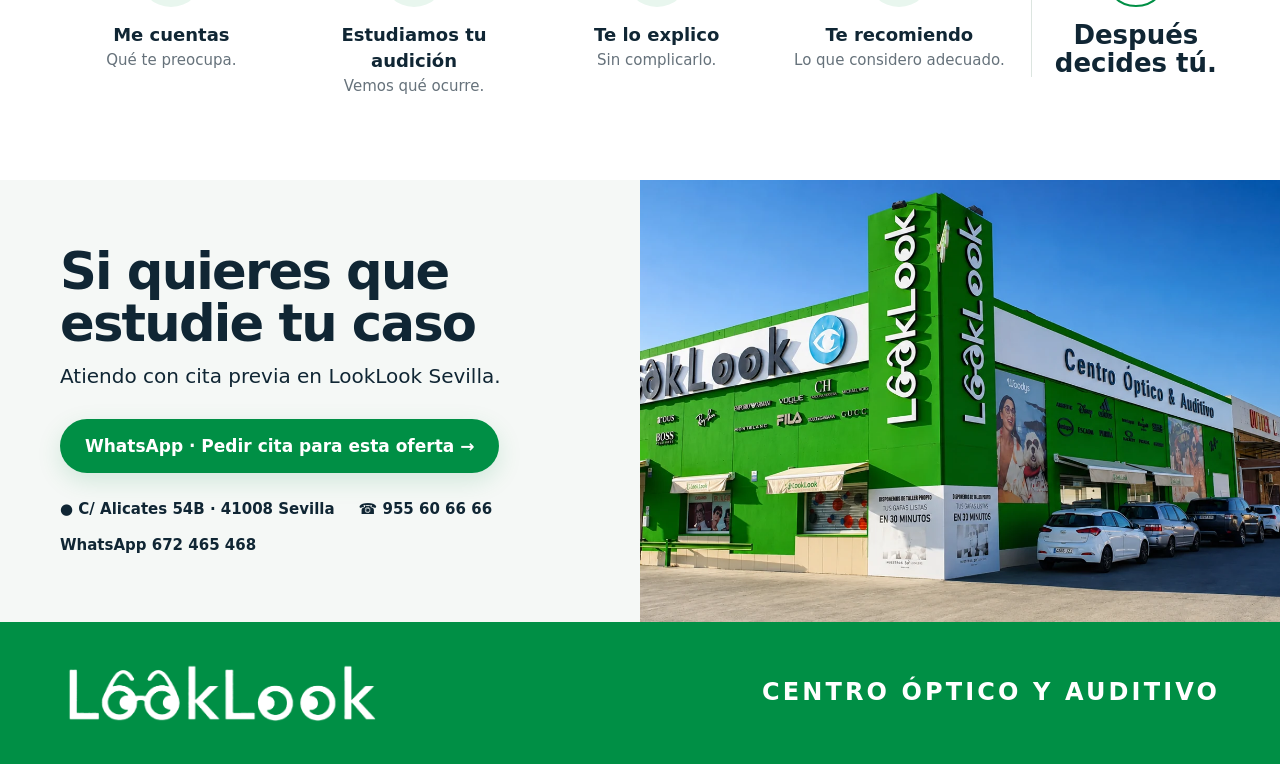
<file: looklook/index.html>
<!doctype html>
<html lang="es">
<head>
  <!-- Actualizacion de campana LookLook 20-10-2026 -->
  <meta charset="utf-8">
  <meta name="viewport" content="width=device-width,initial-scale=1">
  <title>Audífonos Bernafon en campaña · 2.899 € la pareja | LookLook Sevilla</title>
  <meta name="description" content="Pareja de audífonos Bernafon Encanta recargables por 2.899 €, con cargador, adaptación y revisiones. Cita previa en LookLook Sevilla.">
  <style>
    :root{--green:#078c43;--green2:#0aa552;--ink:#102634;--muted:#66727b;--soft:#f4f7f5;--line:#dce5e0;--white:#fff;--max:1160px}
    *{box-sizing:border-box}html{scroll-behavior:smooth}body{margin:0;font-family:Inter,ui-sans-serif,system-ui,-apple-system,"Segoe UI",Roboto,Arial,sans-serif;color:var(--ink);background:#fff;line-height:1.45}img{max-width:100%;display:block}a{text-decoration:none;color:inherit}.wrap{width:min(var(--max),calc(100% - 40px));margin:auto}
    header{background:#fff;border-bottom:1px solid #edf1ef;position:relative;z-index:3}.topbar{min-height:82px;display:flex;align-items:center;gap:34px}.brand img{width:225px;height:64px;object-fit:contain}.contact{margin-left:auto;display:flex;gap:26px;align-items:center;font-weight:700;font-size:15px}.contact span{white-space:nowrap}.dot{color:var(--green)}
    .hero{background:linear-gradient(90deg,#fff 0%,#f7faf9 49%,#eaf1ef 100%);overflow:hidden}.hero-grid{display:grid;grid-template-columns:1.05fr .95fr;min-height:610px;align-items:stretch}.hero-copy{padding:76px 30px 60px 0;align-self:center}.hero h1{font-size:clamp(48px,5.4vw,78px);line-height:.96;letter-spacing:-.045em;margin:0 0 24px;max-width:720px}.hero h1 em{font-style:normal;color:var(--green)}.hero p{font-size:24px;max-width:540px;margin:0 0 32px}.byline{margin-top:28px;font-size:15px}.byline strong{display:block;font-size:18px}.hero-photo{min-height:610px;position:relative}.hero-photo img{width:100%;height:100%;object-fit:cover;object-position:50% 35%}
    .btn{display:inline-flex;align-items:center;justify-content:center;gap:10px;background:var(--green);color:#fff;font-weight:800;border-radius:999px;padding:15px 25px;font-size:17px;box-shadow:0 8px 24px rgba(7,140,67,.15)}.btn:hover{background:#06763a}.btn.secondary{background:transparent;color:var(--ink);border:1px solid var(--line);box-shadow:none}
    section{padding:82px 0}.question-grid{display:grid;grid-template-columns:.72fr 1.28fr;gap:60px;align-items:center}.bigtitle{font-size:clamp(42px,4.7vw,68px);line-height:1;letter-spacing:-.04em;margin:0}.answer{display:block;color:#9aa2a8;margin-top:10px}.micro{font-size:20px;margin:24px 0 0}.life-grid{display:grid;grid-template-columns:repeat(3,1fr);gap:18px}.life-card{border-radius:18px;overflow:hidden;background:var(--soft)}.life-card img{height:180px;width:100%;object-fit:cover}.life-card div{padding:17px}.life-card strong{display:block;font-size:18px}.life-card span{color:var(--muted);font-size:14px}.thesis{text-align:center;font-weight:800;font-size:19px;margin:26px 0 0}.thesis b{display:block;font-size:25px;margin-top:4px}
    .expect{padding:0;background:#102a30;color:#fff}.expect-grid{display:grid;grid-template-columns:1fr 1fr;min-height:355px}.expect-copy{padding:65px 55px max(60px,5vw) max(40px,calc((100vw - var(--max))/2));align-self:center}.expect h2{font-size:clamp(42px,4.5vw,65px);line-height:1;letter-spacing:-.04em;margin:0}.expect h2 em{font-style:normal;color:#38d67d}.expect p{font-size:20px;margin:22px 0 0;max-width:560px}.expect-visual{background:radial-gradient(circle at 55% 40%,#46605c 0,#1a3838 38%,#102a30 75%);display:flex;align-items:center;justify-content:center;padding:35px}.expect-visual .quote{font-size:34px;line-height:1.15;font-weight:800;max-width:470px}
    .process{text-align:center}.process h2{font-size:clamp(40px,4.2vw,60px);line-height:1;margin:0 0 10px}.process>.wrap>p{font-size:20px;margin:0 0 44px}.steps{display:grid;grid-template-columns:repeat(4,1fr) .85fr;gap:20px;align-items:start}.step{position:relative}.num{width:64px;height:64px;margin:0 auto 15px;border-radius:50%;background:#e8f6ee;color:var(--green);display:grid;place-items:center;font-size:26px;font-weight:900}.step strong{display:block;font-size:18px}.step small{font-size:15px;color:var(--muted)}.decide{border-left:1px solid var(--line);padding-left:20px}.decide .num{background:transparent;border:2px solid var(--green)}.decide strong{font-size:26px;line-height:1.05}
    .cta{background:#f5f8f6;padding:0}.cta-grid{display:grid;grid-template-columns:1fr 1fr;min-height:420px}.cta-copy{padding:65px 55px 65px max(40px,calc((100vw - var(--max))/2));align-self:center}.cta h2{font-size:clamp(38px,4vw,58px);line-height:1.02;letter-spacing:-.035em;margin:0 0 12px}.cta p{font-size:20px;margin:0 0 28px}.details{display:flex;flex-wrap:wrap;gap:14px 24px;margin-top:26px;font-size:15px;font-weight:700}.facade img{width:100%;height:100%;object-fit:cover}.footer{background:#0d2b39;color:#fff;padding:30px 0}.footer .wrap{display:flex;justify-content:space-between;align-items:center;gap:25px}.footer img{width:190px;filter:brightness(0) invert(1)}.footer small{text-align:right;color:#dce7e9}
    @media(max-width:820px){.wrap{width:min(100% - 28px,var(--max))}.topbar{min-height:70px;gap:10px}.brand img{width:150px;height:48px}.contact{font-size:13px;gap:12px}.contact .hide-mobile{display:none}.hero-grid{grid-template-columns:1fr;min-height:auto}.hero-copy{padding:46px 0 32px}.hero h1{font-size:48px;max-width:640px}.hero p{font-size:20px;margin-bottom:25px}.hero-photo{min-height:430px}.hero-photo img{object-position:center 30%}.question-grid{grid-template-columns:1fr;gap:35px}.life-grid{grid-template-columns:1fr}.life-card{display:grid;grid-template-columns:42% 58%}.life-card img{height:135px}.expect-grid{grid-template-columns:1fr}.expect-copy{padding:54px 28px}.expect-visual{min-height:230px}.steps{grid-template-columns:1fr 1fr;gap:34px 18px}.decide{grid-column:1/-1;border-left:0;border-top:1px solid var(--line);padding:28px 0 0}.cta-grid{grid-template-columns:1fr}.cta-copy{padding:55px 28px}.facade{height:320px}.footer .wrap{align-items:flex-start}.footer small{max-width:180px}}
    @media(max-width:520px){section{padding:58px 0}.contact span:not(.phone-main){display:none}.hero h1{font-size:42px}.hero-photo{min-height:365px}.bigtitle{font-size:43px}.life-card{grid-template-columns:40% 60%}.life-card img{height:125px}.thesis{font-size:16px}.thesis b{font-size:21px}.expect h2{font-size:42px}.expect-visual .quote{font-size:28px}.process h2{font-size:40px}.steps{grid-template-columns:1fr 1fr}.step strong{font-size:16px}.step small{font-size:13px}.cta h2{font-size:40px}.footer .wrap{flex-direction:column}.footer small{text-align:left}}
  
/* LOOKLOOK V2 — identidad corporativa inspirada en la estructura aprobada de Málaga */
:root{
  --green:#008f45 !important;
  --green2:#00a651 !important;
}
.look-header{
  background:#008f45 !important;
  border:0 !important;
  color:#fff;
}
.look-topbar{
  min-height:112px;
  display:flex;
  align-items:center;
  justify-content:space-between;
  gap:34px;
  padding-top:10px;
  padding-bottom:10px;
}
.look-brand{
  flex:0 1 430px;
  min-width:260px;
}
.look-brand img{
  width:410px;
  max-width:100%;
  height:82px;
  object-fit:contain;
  object-position:left center;
  filter:brightness(0) invert(1);
}
.look-contact{
  margin-left:auto;
  display:flex;
  align-items:center;
  justify-content:flex-end;
  gap:25px;
  font-weight:800;
  font-size:16px;
  white-space:nowrap;
}
.look-phone{color:#fff}
.look-book{
  background:#fff;
  color:#008f45;
  border-radius:16px;
  padding:18px 25px;
  box-shadow:0 7px 20px rgba(0,0,0,.12);
}
.look-book:hover{background:#f4fff8}
.btn:not(.secondary){
  background:#008f45 !important;
}
.btn:not(.secondary):hover{
  background:#00783a !important;
}
.num{color:#008f45 !important}
.decide .num{border-color:#008f45 !important}
.hero h1 em{color:#008f45 !important}
.expect h2 em{color:#48dc88 !important}
.look-footer{
  background:#008f45 !important;
  color:#fff;
  padding:32px 0;
}
.look-footer-inner{
  display:flex;
  align-items:center;
  justify-content:space-between;
  gap:35px;
}
.look-footer img{
  width:330px;
  height:78px;
  object-fit:contain;
  object-position:left center;
  filter:brightness(0) invert(1);
}
.look-footer strong{
  font-size:24px;
  letter-spacing:.13em;
  text-align:right;
}
@media(max-width:1000px){
  .look-brand{flex-basis:330px}
  .look-brand img{width:320px}
  .look-contact{gap:14px;font-size:14px}
  .look-book{padding:15px 18px}
}
@media(max-width:820px){
  .look-topbar{
    min-height:auto;
    flex-wrap:wrap;
    gap:10px 18px;
    padding-top:12px;
    padding-bottom:12px;
  }
  .look-brand{flex:1 1 100%;min-width:0}
  .look-brand img{width:250px;height:58px}
  .look-contact{
    width:100%;
    margin-left:0;
    justify-content:flex-start;
    flex-wrap:wrap;
  }
  .look-address{display:none}
  .look-footer-inner{align-items:center}
  .look-footer img{width:230px;height:60px}
  .look-footer strong{font-size:18px}
}
@media(max-width:520px){
  .look-topbar{flex-wrap:nowrap}
  .look-brand{flex:1 1 auto}
  .look-brand img{width:155px;height:46px}
  .look-contact{width:auto;margin-left:auto;justify-content:flex-end}
  .look-phone{display:none}
  .look-book{padding:12px 14px;font-size:14px;border-radius:12px}
  .look-footer-inner{flex-direction:column;align-items:flex-start}
  .look-footer img{width:210px}
  .look-footer strong{font-size:15px;text-align:left}
}


/* Campaña Encanta — textos y acciones accesibles */
.offer{padding:36px 0 46px;background:linear-gradient(120deg,#fff 60%,#f0f8f2);scroll-margin-top:20px}
.offer-grid{display:grid;grid-template-columns:1fr 1.08fr;gap:42px;align-items:center}.offer-copy h1{font-size:clamp(34px,4vw,54px);line-height:1.08;letter-spacing:-.035em;margin:8px 0 12px}.eyebrow{font-size:14px;font-weight:800;color:var(--green);letter-spacing:.08em;text-transform:uppercase}.reference{color:var(--muted);font-size:16px;margin:8px 0 0}.offer-price{font-size:clamp(60px,7vw,88px);font-weight:900;letter-spacing:-.05em;line-height:1.1;color:var(--green);margin:2px 0}.price-note{margin:0;font-size:17px}.saving{font-size:24px;color:var(--green);font-weight:800;margin:8px 0 16px}.offer-list{padding:0;list-style:none;margin:0 0 16px}.offer-list li{margin:8px 0;font-size:18px}.offer-list li:before{content:'✓';color:var(--green);font-weight:900;margin-right:10px}.finance{padding:13px 16px;background:#e8f6ee;border-radius:12px;margin-bottom:18px;font-size:18px}.finance strong{display:block}.finance small{display:block;color:#435d4d;font-size:13px;margin-top:4px}.offer .btn{width:100%;text-align:center}.availability{color:var(--muted);font-size:14px;margin:10px 0 0}.offer-visual{position:relative}.offer-visual>.product{width:100%;max-height:430px;object-fit:contain}.charger-box{display:flex;align-items:center;justify-content:center;gap:4px;margin-top:-30px}.charger-box img{width:180px;height:auto;aspect-ratio:3 / 2;object-fit:contain;flex:0 0 auto}.charger-box span{max-width:130px;font-size:14px;color:var(--muted)}.colors{margin-top:22px}.colors h2{font-size:19px;margin:0 0 10px}.color-grid{display:grid;grid-template-columns:repeat(8,1fr);gap:8px}.color-grid figure{margin:0;text-align:center}.color-grid img{width:100%;height:94px;object-fit:contain}.color-grid figcaption{font-size:12px;line-height:1.2;margin-top:4px}.offer-terms{font-size:13px;color:var(--muted);border-top:1px solid var(--line);padding-top:16px;margin:20px 0 0}.offer-terms summary{cursor:pointer;font-weight:700;color:var(--ink);padding:8px 0}.offer-terms p{max-width:850px}.hero-grid{min-height:360px}.hero-photo{min-height:360px}.hero-copy{padding-top:45px;padding-bottom:45px}.hero h1{font-size:clamp(36px,4vw,56px)}.hero p{font-size:20px}.hero-photo img{max-height:430px}.btn:focus-visible,.look-book:focus-visible,summary:focus-visible{outline:3px solid #102634;outline-offset:4px}
@media(max-width:820px){.offer-grid{grid-template-columns:1fr;gap:22px}.offer-copy{order:0}.offer-visual{order:1}.offer{padding:28px 0 38px}.offer-visual>.product{max-height:300px}.color-grid{grid-template-columns:repeat(4,1fr);row-gap:16px}.color-grid img{height:92px}.charger-box{margin-top:-20px}.offer-price{font-size:66px}.offer-copy h1{font-size:36px}.hero-photo{min-height:300px}.hero-copy{padding:35px 0}.offer-list li{font-size:17px}.look-book{white-space:nowrap}}

.charger-caption{text-align:center;font-size:16px;font-weight:700;color:var(--green);margin:8px 0 20px}.offer-visual>.product{height:auto;max-height:430px}
</style>

  <!-- Google Analytics - Proyecto Antonio -->
  <script async src="https://www.googletagmanager.com/gtag/js?id=G-216P1P4L8E"></script>
  <script>window.dataLayer=window.dataLayer||[];function gtag(){dataLayer.push(arguments)}gtag('js',new Date());gtag('config','G-216P1P4L8E');</script>
  <!-- Microsoft Clarity - Proyecto Antonio -->
  <script type="text/javascript">(function(c,l,a,r,i,t,y){c[a]=c[a]||function(){(c[a].q=c[a].q||[]).push(arguments)};t=l.createElement(r);t.async=1;t.src="https://www.clarity.ms/tag/"+i;y=l.getElementsByTagName(r)[0];y.parentNode.insertBefore(t,y)})(window,document,"clarity","script","xd1ltv3tne");</script>
</head>
<body>
<header class="look-header">
  <div class="wrap look-topbar">
    <a class="look-brand" href="#inicio"><img src="assets/imagen-01.webp" alt="LookLook"></a>
    <div class="look-contact">
      <span class="look-address">● C/ Alicates 54B · Sevilla</span>
      <a class="look-phone" href="tel:+34955606666">☎ 955 60 66 66</a>
      <a class="look-book" data-offer-cta="cabecera" href="https://wa.me/34672465468?text=Hola%20Antonio%2C%20he%20visto%20la%20oferta%20de%20la%20pareja%20Bernafon%20Encanta%20por%202.899%20%E2%82%AC%20en%20LookLook.%20Me%20gustar%C3%ADa%20pedir%20cita%20para%20valorar%20si%20es%20adecuada%20para%20m%C3%AD." target="_blank" rel="noopener">◉ Cita previa</a>
    </div>
  </div>
</header>
<main id="inicio">
<section class="offer" id="oferta" aria-labelledby="oferta-titulo">
<div class="wrap"><div class="offer-grid">
<div class="offer-visual"><img class="product" src="assets/imagen-02.webp" alt="Pareja de audífonos Bernafon Encanta miniRITE en su cargador de sobremesa incluido" width="864" height="576" fetchpriority="high"><p class="charger-caption">Dos audífonos + cargador de sobremesa incluido</p></div>
<div class="offer-copy"><span class="eyebrow">Campaña especial · LookLook Sevilla</span><h1 id="oferta-titulo">Bernafon Encanta<br>Audífonos recargables</h1><p class="reference">PVP recomendado: 5.500 €*</p><p class="offer-price">2.899 €</p><p class="price-note">La pareja · IVA incluido</p><p class="saving">Ahorras 2.601 €*</p><ul class="offer-list"><li>Dos audífonos y cargador de sobremesa</li><li>Adaptación y revisiones incluidas</li><li>Garantía oficial</li></ul><div class="finance"><strong>Sin intereses hasta 12 meses</strong>Sin coste adicional<small>Financiación sujeta a aprobación por la entidad financiera.</small></div><a class="btn" data-offer-cta="hero" href="https://wa.me/34672465468?text=Hola%20Antonio%2C%20he%20visto%20la%20oferta%20de%20la%20pareja%20Bernafon%20Encanta%20por%202.899%20%E2%82%AC%20en%20LookLook.%20Me%20gustar%C3%ADa%20pedir%20cita%20para%20valorar%20si%20es%20adecuada%20para%20m%C3%AD." target="_blank" rel="noopener">Pedir cita para esta oferta →</a><p class="availability">Hasta agotar existencias · C/ Alicates 54B, Sevilla</p></div>
</div><div class="colors"><h2>8 colores disponibles</h2><div class="color-grid"><figure><img src="assets/imagen-03.webp" alt="Encanta en beige arena" loading="lazy" width="120" height="120"><figcaption>Beige arena</figcaption></figure><figure><img src="assets/imagen-04.webp" alt="Encanta en marrón cacao" loading="lazy" width="120" height="120"><figcaption>Marrón cacao</figcaption></figure><figure><img src="assets/imagen-05.webp" alt="Encanta en plata metálica" loading="lazy" width="120" height="120"><figcaption>Plata metálica</figcaption></figure><figure><img src="assets/imagen-06.webp" alt="Encanta en plata perla" loading="lazy" width="120" height="120"><figcaption>Plata perla</figcaption></figure><figure><img src="assets/imagen-07.webp" alt="Encanta en gris carbón" loading="lazy" width="120" height="120"><figcaption>Gris carbón</figcaption></figure><figure><img src="assets/imagen-08.webp" alt="Encanta en negro azabache" loading="lazy" width="120" height="120"><figcaption>Negro azabache</figcaption></figure><figure><img src="assets/imagen-09.webp" alt="Encanta en bronce antiguo" loading="lazy" width="120" height="120"><figcaption>Bronce antiguo</figcaption></figure><figure><img src="assets/imagen-10.webp" alt="Encanta en beige piedra" loading="lazy" width="120" height="120"><figcaption>Beige piedra</figcaption></figure></div></div>
<details class="offer-terms"><summary>Equipo y condiciones de la oferta</summary><p>Oferta para una pareja de Bernafon Encanta 200 miniRITE nuevos, con cargador de sobremesa, adaptación y revisiones, garantía oficial. Precio total: 2.899 €, IVA incluido.</p><p>*PVP recomendado por el fabricante en su catálogo 2026: 5.500 € la pareja. Ahorro respecto a ese PVP: 2.601 €. Financiación sin intereses hasta 12 meses, con comisiones y otros gastos incluidos en el precio, sujeta a aprobación por la entidad financiera.</p><p>Hasta agotar existencias. La adaptación requiere una valoración auditiva previa para comprobar que este equipo es adecuado para tu caso.</p></details></div></section>

  <section class="hero">
    <div class="wrap hero-grid">
      <div class="hero-copy">
        <h1>Antes de recomendarte esta oferta, necesito saber <em>cómo oyes y cómo vives.</em></h1>
        <p>Soy Antonio Cuesta. Primero valoramos tu audición y comprobamos si este equipo encaja contigo.</p>
        <a class="btn secondary" href="#como-trabajo">Ver cómo trabajo ↓</a>
        <div class="byline"><strong>Antonio Cuesta</strong>Audioprotesista · Más de 30 años de experiencia</div>
      </div>
      <div class="hero-photo"><img src="assets/imagen-11.webp" alt="Antonio Cuesta, audioprotesista"></div>
    </div>
  </section>

  <section id="como-trabajo">
    <div class="wrap question-grid">
      <div>
        <h2 class="bigtitle">¿Qué audífono necesitas?<span class="answer">Todavía no lo sé.</span></h2>
        <p class="micro">Primero tendré que conocerte.</p>
      </div>
      <div>
        <div class="life-grid">
          <article class="life-card"><img src="assets/imagen-12.webp" alt="Persona disfrutando de la televisión en casa"><div><strong>Una vida tranquila</strong><span>Televisión, casa, familia, paseos.</span></div></article>
          <article class="life-card"><img src="assets/imagen-13.webp" alt="Conversación en un ambiente social"><div><strong>Una vida social activa</strong><span>Restaurantes, amigos, viajes.</span></div></article>
          <article class="life-card"><img src="assets/imagen-14.webp" alt="Reunión de trabajo con varias personas"><div><strong>Situaciones exigentes</strong><span>Trabajo, reuniones, grupos, ruido.</span></div></article>
        </div>
        <p class="thesis">Misma pérdida auditiva. Distintas vidas. Distintas necesidades.<b>¿El mejor para qué?</b></p>
      </div>
    </div>
  </section>

  <section class="expect">
    <div class="expect-grid">
      <div class="expect-copy">
        <h2>También te contaré lo que un audífono <em>NO</em> va a hacer.</h2>
        <p>Prefiero ajustar tus expectativas antes que decepcionarte después.</p>
      </div>
      <div class="expect-visual"><div class="quote">Sin milagros.<br>Sin promesas que no pueda sostener.</div></div>
    </div>
  </section>

  <section class="process">
    <div class="wrap">
      <h2>¿Y entonces qué hacemos?</h2><p>Un proceso sencillo y con calma.</p>
      <div class="steps">
        <div class="step"><div class="num">1</div><strong>Me cuentas</strong><small>Qué te preocupa.</small></div>
        <div class="step"><div class="num">2</div><strong>Estudiamos tu audición</strong><small>Vemos qué ocurre.</small></div>
        <div class="step"><div class="num">3</div><strong>Te lo explico</strong><small>Sin complicarlo.</small></div>
        <div class="step"><div class="num">4</div><strong>Te recomiendo</strong><small>Lo que considero adecuado.</small></div>
        <div class="step decide"><div class="num">✓</div><strong>Después decides tú.</strong></div>
      </div>
    </div>
  </section>

  <section class="cta" id="valoracion">
    <div class="cta-grid">
      <div class="cta-copy">
        <h2>Si quieres que estudie tu caso</h2>
        <p>Atiendo con cita previa en LookLook Sevilla.</p>
        <a class="btn" id="cta-whatsapp" data-offer-cta="contacto" href="https://wa.me/34672465468?text=Hola%20Antonio%2C%20he%20visto%20la%20oferta%20de%20la%20pareja%20Bernafon%20Encanta%20por%202.899%20%E2%82%AC%20en%20LookLook.%20Me%20gustar%C3%ADa%20pedir%20cita%20para%20valorar%20si%20es%20adecuada%20para%20m%C3%AD." target="_blank" rel="noopener">WhatsApp · Pedir cita para esta oferta →</a>
        <div class="details"><span>● C/ Alicates 54B · 41008 Sevilla</span><span>☎ 955 60 66 66</span><span>WhatsApp 672 465 468</span></div>
      </div>
      <div class="facade"><img src="assets/imagen-15.webp" alt="Fachada de LookLook Sevilla"></div>
    </div>
  </section>
</main>
<footer class="look-footer">
  <div class="wrap look-footer-inner">
    <img src="assets/imagen-01.webp" alt="LookLook">
    <strong>CENTRO ÓPTICO Y AUDITIVO</strong>
  </div>
</footer>
<script>
 document.querySelectorAll('[data-offer-cta]').forEach(function(link){link.addEventListener('click',function(){var position=link.dataset.offerCta;if(typeof gtag==='function')gtag('event','whatsapp_oferta_encanta',{event_category:'conversion',event_label:'LookLook Encanta 200',cta_position:position});if(typeof clarity==='function')clarity('event','whatsapp_oferta_encanta');});});
</script>
</body></html>
</file>
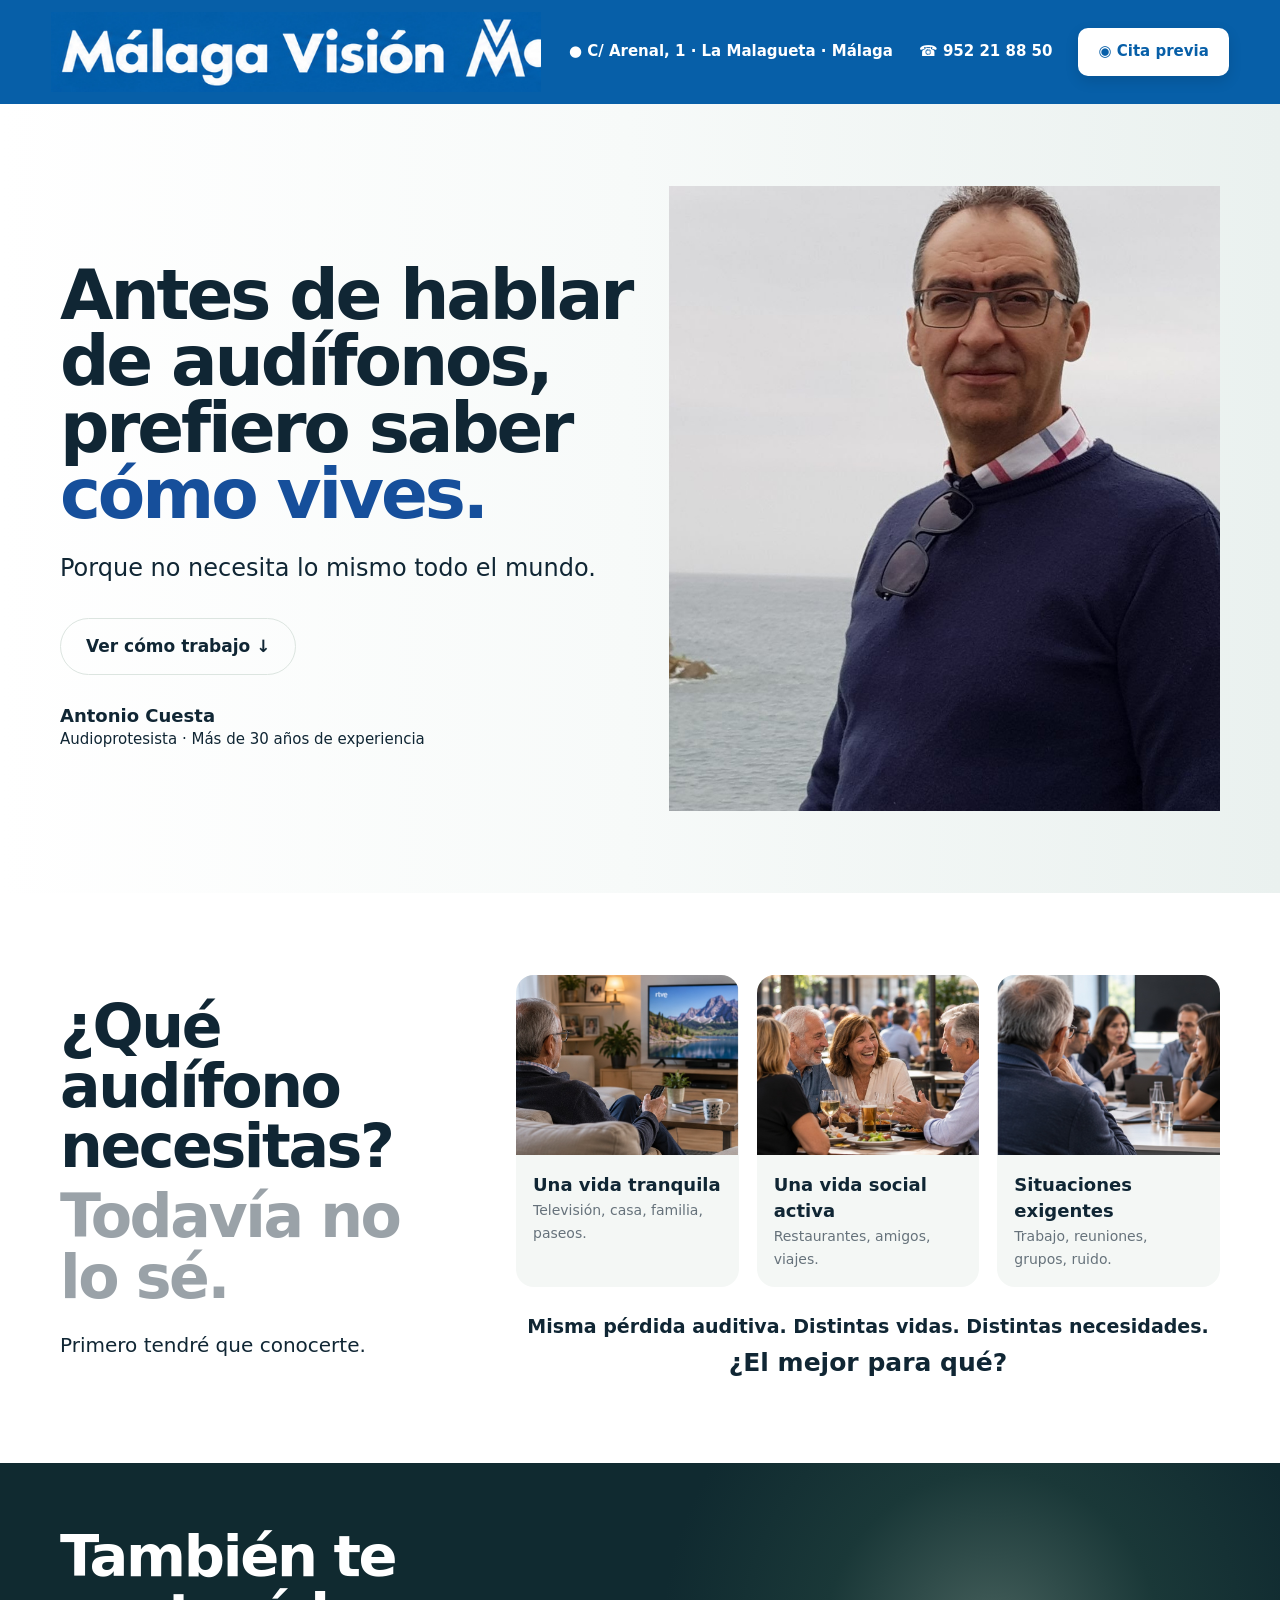
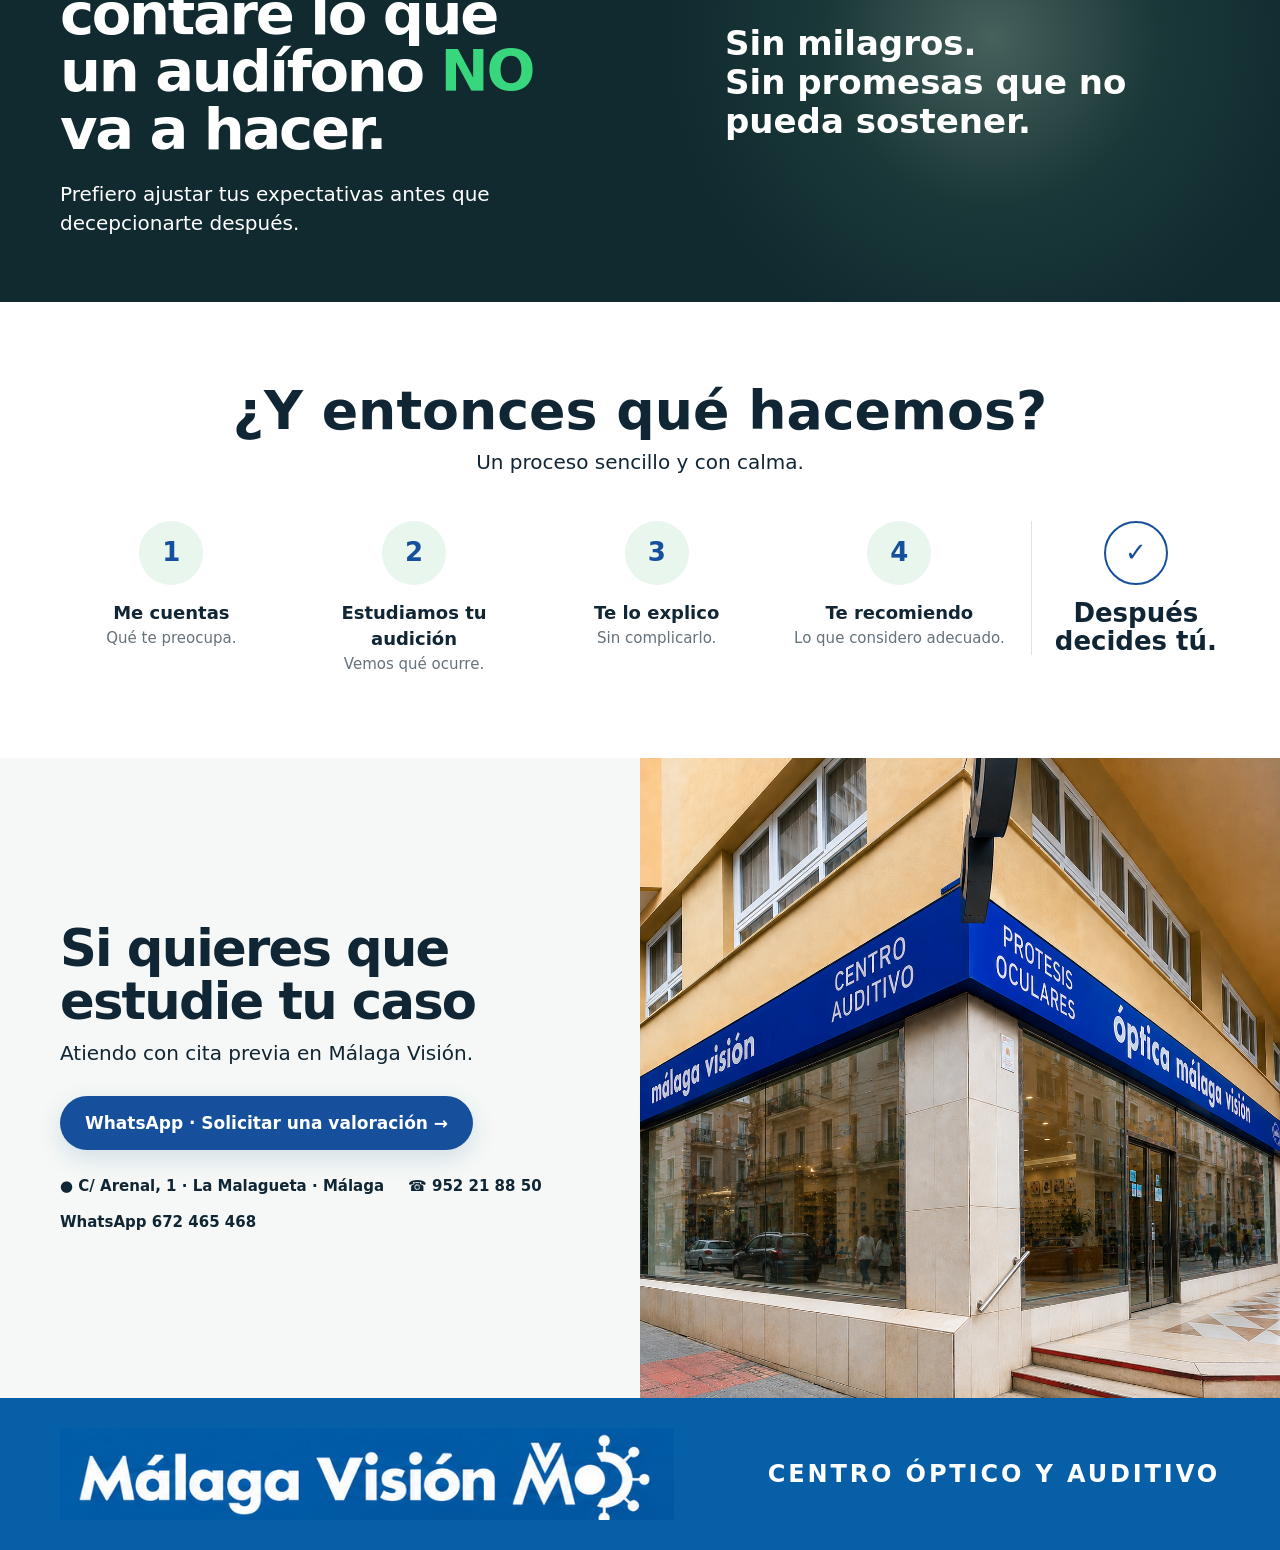
<file: malagavision/index.html>
<!doctype html>
<html lang="es">
<head>
  <meta charset="utf-8">
  <meta name="viewport" content="width=device-width,initial-scale=1">
  <title>Valoración auditiva en Málaga Visión | Antonio Cuesta</title>
  <meta name="description" content="Antes de hablar de audífonos, Antonio Cuesta estudia cómo oyes y cómo vives. Valoración auditiva con cita previa en Málaga Visión, La Malagueta.">
  <style>
    :root{--green:#164f9b;--green2:#2467b8;--ink:#102634;--muted:#66727b;--soft:#f4f7f5;--line:#dce5e0;--white:#fff;--max:1160px}
    *{box-sizing:border-box}html{scroll-behavior:smooth}body{margin:0;font-family:Inter,ui-sans-serif,system-ui,-apple-system,"Segoe UI",Roboto,Arial,sans-serif;color:var(--ink);background:#fff;line-height:1.45}img{max-width:100%;display:block}a{text-decoration:none;color:inherit}.wrap{width:min(var(--max),calc(100% - 40px));margin:auto}
    header{background:#075fa8;border-bottom:0;position:relative;z-index:3;color:#fff}.topbar{min-height:104px;display:flex;align-items:center;gap:38px}.brand{display:block;line-height:0;flex:0 0 auto}.brand img{width:470px;height:auto;max-height:82px;object-fit:contain;object-position:left center}.contact{margin-left:auto;display:flex;gap:26px;align-items:center;font-weight:800;font-size:15px;color:#fff}.contact span{white-space:nowrap}.appointment{display:inline-flex;align-items:center;gap:9px;background:#fff;color:#075fa8;padding:13px 20px;border-radius:10px;font-weight:900;box-shadow:0 5px 14px rgba(0,0,0,.12);white-space:nowrap}.appointment:hover{transform:translateY(-1px)}
    .hero{background:linear-gradient(90deg,#fff 0%,#f7faf9 49%,#eaf1ef 100%);overflow:hidden}.hero-grid{display:grid;grid-template-columns:1.05fr .95fr;min-height:610px;align-items:stretch}.hero-copy{padding:76px 30px 60px 0;align-self:center}.hero h1{font-size:clamp(48px,5.4vw,78px);line-height:.96;letter-spacing:-.045em;margin:0 0 24px;max-width:720px}.hero h1 em{font-style:normal;color:var(--green)}.hero p{font-size:24px;max-width:540px;margin:0 0 32px}.byline{margin-top:28px;font-size:15px}.byline strong{display:block;font-size:18px}.hero-photo{min-height:610px;position:relative}.hero-photo img{width:100%;height:100%;object-fit:cover;object-position:50% 35%}
    .btn{display:inline-flex;align-items:center;justify-content:center;gap:10px;background:var(--green);color:#fff;font-weight:800;border-radius:999px;padding:15px 25px;font-size:17px;box-shadow:0 8px 24px rgba(22,79,155,.15)}.btn:hover{background:#123f7d}.btn.secondary{background:transparent;color:var(--ink);border:1px solid var(--line);box-shadow:none}
    section{padding:82px 0}.question-grid{display:grid;grid-template-columns:.72fr 1.28fr;gap:60px;align-items:center}.bigtitle{font-size:clamp(42px,4.7vw,68px);line-height:1;letter-spacing:-.04em;margin:0}.answer{display:block;color:#9aa2a8;margin-top:10px}.micro{font-size:20px;margin:24px 0 0}.life-grid{display:grid;grid-template-columns:repeat(3,1fr);gap:18px}.life-card{border-radius:18px;overflow:hidden;background:var(--soft)}.life-card img{height:180px;width:100%;object-fit:cover}.life-card div{padding:17px}.life-card strong{display:block;font-size:18px}.life-card span{color:var(--muted);font-size:14px}.thesis{text-align:center;font-weight:800;font-size:19px;margin:26px 0 0}.thesis b{display:block;font-size:25px;margin-top:4px}
    .expect{padding:0;background:#102a30;color:#fff}.expect-grid{display:grid;grid-template-columns:1fr 1fr;min-height:355px}.expect-copy{padding:65px 55px max(60px,5vw) max(40px,calc((100vw - var(--max))/2));align-self:center}.expect h2{font-size:clamp(42px,4.5vw,65px);line-height:1;letter-spacing:-.04em;margin:0}.expect h2 em{font-style:normal;color:#38d67d}.expect p{font-size:20px;margin:22px 0 0;max-width:560px}.expect-visual{background:radial-gradient(circle at 55% 40%,#46605c 0,#1a3838 38%,#102a30 75%);display:flex;align-items:center;justify-content:center;padding:35px}.expect-visual .quote{font-size:34px;line-height:1.15;font-weight:800;max-width:470px}
    .process{text-align:center}.process h2{font-size:clamp(40px,4.2vw,60px);line-height:1;margin:0 0 10px}.process>.wrap>p{font-size:20px;margin:0 0 44px}.steps{display:grid;grid-template-columns:repeat(4,1fr) .85fr;gap:20px;align-items:start}.step{position:relative}.num{width:64px;height:64px;margin:0 auto 15px;border-radius:50%;background:#e8f6ee;color:var(--green);display:grid;place-items:center;font-size:26px;font-weight:900}.step strong{display:block;font-size:18px}.step small{font-size:15px;color:var(--muted)}.decide{border-left:1px solid var(--line);padding-left:20px}.decide .num{background:transparent;border:2px solid var(--green)}.decide strong{font-size:26px;line-height:1.05}
    .cta{background:#f5f8f6;padding:0}.cta-grid{display:grid;grid-template-columns:1fr 1fr;min-height:420px}.cta-copy{padding:65px 55px 65px max(40px,calc((100vw - var(--max))/2));align-self:center}.cta h2{font-size:clamp(38px,4vw,58px);line-height:1.02;letter-spacing:-.035em;margin:0 0 12px}.cta p{font-size:20px;margin:0 0 28px}.details{display:flex;flex-wrap:wrap;gap:14px 24px;margin-top:26px;font-size:15px;font-weight:700}.facade img{width:100%;height:100%;object-fit:cover}.footer{background:#075fa8;color:#fff;padding:30px 0}.footer .wrap{display:flex;justify-content:space-between;align-items:center;gap:44px}.footer img{width:520px;height:auto;max-height:92px;object-fit:contain;object-position:left center}.footer .footer-label{margin-left:auto;font-size:24px;font-weight:800;letter-spacing:.12em;text-transform:uppercase;color:#fff;text-align:right}
    @media(max-width:820px){.wrap{width:min(100% - 28px,var(--max))}.topbar{min-height:84px;gap:12px}.brand img{width:310px;max-height:64px}.contact{font-size:13px;gap:10px}.contact .hide-mobile{display:none}.appointment{padding:10px 13px;font-size:13px}.hero-grid{grid-template-columns:1fr;min-height:auto}.hero-copy{padding:46px 0 32px}.hero h1{font-size:48px;max-width:640px}.hero p{font-size:20px;margin-bottom:25px}.hero-photo{min-height:430px}.hero-photo img{object-position:center 30%}.question-grid{grid-template-columns:1fr;gap:35px}.life-grid{grid-template-columns:1fr}.life-card{display:grid;grid-template-columns:42% 58%}.life-card img{height:135px}.expect-grid{grid-template-columns:1fr}.expect-copy{padding:54px 28px}.expect-visual{min-height:230px}.steps{grid-template-columns:1fr 1fr;gap:34px 18px}.decide{grid-column:1/-1;border-left:0;border-top:1px solid var(--line);padding:28px 0 0}.cta-grid{grid-template-columns:1fr}.cta-copy{padding:55px 28px}.facade{height:320px}.footer .wrap{align-items:center}.footer .footer-label{font-size:16px}}
    @media(max-width:520px){section{padding:58px 0}.topbar{min-height:76px}.brand img{width:220px;max-height:54px}.contact .phone-main{display:none}.appointment{padding:9px 11px;font-size:12px}.hero h1{font-size:42px}.hero-photo{min-height:365px}.bigtitle{font-size:43px}.life-card{grid-template-columns:40% 60%}.life-card img{height:125px}.thesis{font-size:16px}.thesis b{font-size:21px}.expect h2{font-size:42px}.expect-visual .quote{font-size:28px}.process h2{font-size:40px}.steps{grid-template-columns:1fr 1fr}.step strong{font-size:16px}.step small{font-size:13px}.cta h2{font-size:40px}.footer .wrap{flex-direction:column;align-items:flex-start}.footer img{width:min(100%,420px);max-height:none}.footer .footer-label{text-align:left;margin-left:0;font-size:18px}}
  
/* Identidad Málaga Visión - versión final aprobada */
.brand{
  display:flex !important;
  align-items:center !important;
  background:#075fa9 !important;
  overflow:hidden !important;
}
.brand img{
  width:720px !important;
  height:112px !important;
  max-width:48vw !important;
  max-height:112px !important;
  object-fit:cover !important;
  object-position:left center !important;
  display:block !important;
}
.footer img{
  width:720px !important;
  height:118px !important;
  max-width:48vw !important;
  max-height:118px !important;
  object-fit:cover !important;
  object-position:left center !important;
  display:block !important;
}
@media(max-width:900px){
  .brand img,.footer img{width:430px !important;height:auto !important;max-width:62vw !important}
}
@media(max-width:560px){
  .brand img,.footer img{width:270px !important;height:auto !important;max-width:72vw !important}
}


/* Corrección final de marca */
.brand img{
  width:700px !important;height:auto !important;max-width:48vw !important;
  max-height:none !important;object-fit:contain !important;display:block !important;
}
.footer img{
  width:700px !important;height:auto !important;max-width:48vw !important;
  max-height:none !important;object-fit:contain !important;display:block !important;
}


/* Ajuste final responsive de cabecera */
.topbar{
  box-sizing:border-box !important;
  width:100% !important;
  padding-left:clamp(18px,4vw,72px) !important;
  padding-right:clamp(18px,4vw,72px) !important;
  justify-content:space-between !important;
  gap:24px !important;
  overflow:visible !important;
}
.topbar .brand{
  flex:0 1 auto !important;
  min-width:0 !important;
}
.topbar .top-contact{
  flex:0 1 auto !important;
  min-width:0 !important;
  margin-left:auto !important;
  display:flex !important;
  align-items:center !important;
  justify-content:flex-end !important;
  gap:22px !important;
}
.topbar .top-contact .btn,
.topbar .top-contact a:last-child{
  flex:0 0 auto !important;
  margin-right:0 !important;
  white-space:nowrap !important;
}
@media (max-width:1200px){
  .brand img{max-width:38vw !important}
  .topbar .top-contact{gap:14px !important}
}
@media (max-width:900px){
  .topbar{
    flex-wrap:wrap !important;
    padding-top:14px !important;
    padding-bottom:14px !important;
  }
  .topbar .top-contact{
    width:100% !important;
    justify-content:flex-start !important;
    flex-wrap:wrap !important;
    margin-left:0 !important;
  }
}


/* Cabecera definitiva aprobada */
@media (min-width:1201px){
  .topbar .brand img{
    width:610px !important;
    max-width:43vw !important;
    height:auto !important;
    object-fit:contain !important;
    object-position:left center !important;
  }
  .topbar{
    gap:28px !important;
  }
  .topbar .top-contact{
    gap:24px !important;
  }
}

</style>

  <!-- Google Analytics - Proyecto Antonio -->
  <script async src="https://www.googletagmanager.com/gtag/js?id=G-216P1P4L8E"></script>
  <script>window.dataLayer=window.dataLayer||[];function gtag(){dataLayer.push(arguments)}gtag('js',new Date());gtag('config','G-216P1P4L8E');</script>
  <!-- Microsoft Clarity - Proyecto Antonio -->
  <script type="text/javascript">(function(c,l,a,r,i,t,y){c[a]=c[a]||function(){(c[a].q=c[a].q||[]).push(arguments)};t=l.createElement(r);t.async=1;t.src="https://www.clarity.ms/tag/"+i;y=l.getElementsByTagName(r)[0];y.parentNode.insertBefore(t,y)})(window,document,"clarity","script","xd1ltv3tne");</script>
</head>
<body>
<header>
  <div class="wrap topbar">
    <a class="brand" href="#inicio"><img src="assets/marca-malaga-header.jpg" alt="Málaga Visión"></a>
    <div class="contact"><span class="hide-mobile">● C/ Arenal, 1 · La Malagueta · Málaga</span><span class="phone-main">☎ 952 21 88 50</span><a class="appointment" id="header-whatsapp" href="https://wa.me/34672465468?text=Hola%20Antonio%2C%20he%20visto%20la%20p%C3%A1gina%20de%20M%C3%A1laga%20Visi%C3%B3n%20y%20me%20gustar%C3%ADa%20solicitar%20una%20valoraci%C3%B3n." target="_blank" rel="noopener" target="_blank" rel="noopener">◉ Cita previa</a></div>
  </div>
</header>
<main id="inicio">
  <section class="hero">
    <div class="wrap hero-grid">
      <div class="hero-copy">
        <h1>Antes de hablar de audífonos, prefiero saber <em>cómo vives.</em></h1>
        <p>Porque no necesita lo mismo todo el mundo.</p>
        <a class="btn secondary" href="#como-trabajo">Ver cómo trabajo ↓</a>
        <div class="byline"><strong>Antonio Cuesta</strong>Audioprotesista · Más de 30 años de experiencia</div>
      </div>
      <div class="hero-photo"><img src="assets/antonio-cuesta.jpg" alt="Antonio Cuesta, audioprotesista"></div>
    </div>
  </section>

  <section id="como-trabajo">
    <div class="wrap question-grid">
      <div>
        <h2 class="bigtitle">¿Qué audífono necesitas?<span class="answer">Todavía no lo sé.</span></h2>
        <p class="micro">Primero tendré que conocerte.</p>
      </div>
      <div>
        <div class="life-grid">
          <article class="life-card"><img src="assets/vida-tranquila.jpg" alt="Persona disfrutando de la televisión en casa"><div><strong>Una vida tranquila</strong><span>Televisión, casa, familia, paseos.</span></div></article>
          <article class="life-card"><img src="assets/vida-social.jpg" alt="Conversación en un ambiente social"><div><strong>Una vida social activa</strong><span>Restaurantes, amigos, viajes.</span></div></article>
          <article class="life-card"><img src="assets/vida-exigente.jpg" alt="Reunión de trabajo con varias personas"><div><strong>Situaciones exigentes</strong><span>Trabajo, reuniones, grupos, ruido.</span></div></article>
        </div>
        <p class="thesis">Misma pérdida auditiva. Distintas vidas. Distintas necesidades.<b>¿El mejor para qué?</b></p>
      </div>
    </div>
  </section>

  <section class="expect">
    <div class="expect-grid">
      <div class="expect-copy">
        <h2>También te contaré lo que un audífono <em>NO</em> va a hacer.</h2>
        <p>Prefiero ajustar tus expectativas antes que decepcionarte después.</p>
      </div>
      <div class="expect-visual"><div class="quote">Sin milagros.<br>Sin promesas que no pueda sostener.</div></div>
    </div>
  </section>

  <section class="process">
    <div class="wrap">
      <h2>¿Y entonces qué hacemos?</h2><p>Un proceso sencillo y con calma.</p>
      <div class="steps">
        <div class="step"><div class="num">1</div><strong>Me cuentas</strong><small>Qué te preocupa.</small></div>
        <div class="step"><div class="num">2</div><strong>Estudiamos tu audición</strong><small>Vemos qué ocurre.</small></div>
        <div class="step"><div class="num">3</div><strong>Te lo explico</strong><small>Sin complicarlo.</small></div>
        <div class="step"><div class="num">4</div><strong>Te recomiendo</strong><small>Lo que considero adecuado.</small></div>
        <div class="step decide"><div class="num">✓</div><strong>Después decides tú.</strong></div>
      </div>
    </div>
  </section>

  <section class="cta" id="valoracion">
    <div class="cta-grid">
      <div class="cta-copy">
        <h2>Si quieres que estudie tu caso</h2>
        <p>Atiendo con cita previa en Málaga Visión.</p>
        <a class="btn" id="cta-whatsapp" href="https://wa.me/34672465468?text=Hola%20Antonio%2C%20me%20gustar%C3%ADa%20solicitar%20una%20valoraci%C3%B3n%20auditiva." target="_blank" rel="noopener">WhatsApp · Solicitar una valoración →</a>
        <div class="details"><span>● C/ Arenal, 1 · La Malagueta · Málaga</span><span>☎ 952 21 88 50</span><span>WhatsApp 672 465 468</span></div>
      </div>
      <div class="facade"><img src="assets/fachada-malaga-vision.png" alt="Fachada de Málaga Visión en La Malagueta"></div>
    </div>
  </section>
</main>
<footer class="footer"><div class="wrap"><img src="assets/marca-malaga-footer.jpg" alt="Málaga Visión"><div class="footer-label">Centro Óptico y Auditivo</div></div></footer>
<script>
  function trackWhatsApp(label){if(typeof gtag==='function')gtag('event','whatsapp_valoracion',{event_category:'conversion',event_label:label});if(typeof clarity==='function')clarity('event','whatsapp_valoracion');}
  document.getElementById('cta-whatsapp').addEventListener('click',function(){trackWhatsApp('Málaga Visión V2 - CTA final')});
  document.getElementById('header-whatsapp').addEventListener('click',function(){trackWhatsApp('Málaga Visión V2 - Cita previa cabecera')});
</script>
</body></html>
</file>
<file: styles.css>
*{box-sizing:border-box}html{scroll-behavior:smooth}body{margin:0;font-family:Arial,sans-serif;color:#062b4d}.wrap{width:min(calc(100% - 48px),1024px);margin:auto}header{border-bottom:1px solid #edf2f2;background:#fff}.top{height:74px;display:flex;align-items:center;justify-content:space-between}.brand b{font-size:23px;display:block}.brand span{font-size:14px}.actions{display:flex;align-items:center;gap:22px}.button{display:inline-flex;background:#087c84;color:#fff;text-decoration:none;font-weight:700;padding:15px 28px;border-radius:99px}.whatsapp{display:flex;align-items:center;gap:8px;text-decoration:none;color:#062b4d;font-size:14px}.whatsapp i{width:34px;height:34px;color:#20c968}.whatsapp svg{width:100%;height:100%}.hero{background:linear-gradient(115deg,#fff,#f5fbfa);padding:26px 0 20px}.herogrid{display:grid;grid-template-columns:36% 64%;align-items:center;gap:18px}.eyebrow{font-size:13px;font-weight:800;letter-spacing:2px;color:#087c84;margin-bottom:14px}h1{font-size:50px;line-height:.94;letter-spacing:-2.5px;margin:0 0 20px}h1 em,h2 em{display:block;font-style:normal;color:#55b7ba}.lead{font-size:17px;line-height:1.45}.herogrid small,.finalcta small{display:block;margin-top:8px;color:#567078;text-align:center}.heroimg{width:100%;border-radius:28px;display:block}.benefits{display:grid;grid-template-columns:repeat(4,1fr);gap:20px;padding-top:20px}.benefits>div{text-align:center;font-size:14px}.benefits i,.values i{font-style:normal;width:48px;height:48px;border-radius:50%;background:#e3f4f3;display:grid;place-items:center;margin:0 auto 8px;font-size:23px}.about{padding:30px 0}.aboutgrid{display:grid;grid-template-columns:34% 23% 1fr;gap:28px;align-items:center}.about h2{font-size:38px;line-height:1;margin:0 0 18px}.about p{font-size:15px;line-height:1.5}.signature{font-family:'Segoe Script','Brush Script MT',cursive;font-size:29px;margin:18px 0 2px}.portrait{width:100%;height:280px;object-fit:cover;border-radius:8px}.values{display:grid;gap:18px}.values article{display:grid;grid-template-columns:50px 1fr;gap:14px}.values i{margin:0}.values p{font-size:13px;margin:5px 0 0}.band{background:linear-gradient(100deg,#075d69,#006c78);color:white;padding:20px 0}.bandgrid{display:grid;grid-template-columns:1fr 1.2fr;align-items:center}.band h2{font-size:31px;line-height:1.05;margin:0}.band blockquote{font:italic 21px Georgia,serif;text-align:center}.process{padding:25px 0 30px}.process h2{text-align:center;font-size:32px;margin:0 0 24px}.process h2 em{display:inline}.steps{display:grid;grid-template-columns:repeat(5,1fr)}.steps article{text-align:center;padding:0 16px;border-right:1px solid #d9eeee}.steps article:last-child{border:0}.steps article>b{width:45px;height:45px;border-radius:50%;background:#e2f4f3;display:grid;place-items:center;margin:0 auto 10px;font-size:20px}.steps article>b.last{background:#fff;border:2px solid #087c84}.steps h3{font-size:14px;margin:0 0 7px}.steps p{font-size:12px;margin:0}.final{background:#f2fbfa;padding:20px 0}.finalgrid{display:grid;grid-template-columns:1fr 360px;align-items:center;gap:30px}.final h2{font-size:28px;margin:0 0 7px}.final p{font-size:15px}.finalcta .button{width:100%;justify-content:center}footer{background:linear-gradient(100deg,#075d69,#006c78);color:white;padding:20px 0}.footergrid{display:grid;grid-template-columns:1fr 1.2fr 1fr 1fr;gap:22px;align-items:center;font-size:12px}.footwa{color:white}
@media(max-width:760px){.wrap{width:min(calc(100% - 28px),560px)}.top{height:auto;padding:12px 0}.brand b{font-size:19px}.actions>.button{display:none}.whatsapp span{display:none}.herogrid{grid-template-columns:1fr;text-align:center}.hero h1{font-size:42px}.heroimg{margin-top:4px}.benefits{grid-template-columns:1fr 1fr}.aboutgrid{grid-template-columns:1fr;text-align:center}.about h2{font-size:34px}.portrait{width:min(70%,280px);height:auto;justify-self:center}.values{text-align:left}.bandgrid{grid-template-columns:1fr;text-align:center}.band blockquote{font-size:18px}.steps{grid-template-columns:1fr}.steps article{display:grid;grid-template-columns:52px 1fr;text-align:left;border-right:0;border-bottom:1px solid #d9eeee;padding:13px 0}.steps article>b{grid-row:1/3;margin:0}.steps h3{margin-top:3px}.finalgrid{grid-template-columns:1fr;text-align:center}.footergrid{grid-template-columns:1fr 1fr;text-align:center}.footwa{justify-content:center}.footwa span{display:block}}
/* Corrección iconos: SVG reales, independientes de fuentes */
.icon svg{width:27px;height:27px;display:block;fill:none;stroke:#06385d;stroke-width:2.2;stroke-linecap:round;stroke-linejoin:round}
.benefits .icon,.values .icon{color:#06385d}
.hero-visual-crop{width:100%;height:440px;overflow:hidden;border-radius:28px}
.hero-visual-crop .heroimg{width:100%;height:100%;object-fit:cover;object-position:center top;border-radius:0}
@media(max-width:760px){
  .hero-visual-crop{height:auto;aspect-ratio:1.22/1;overflow:hidden;border-radius:20px}
  .hero-visual-crop .heroimg{height:100%;object-fit:cover;object-position:center top}
}

/* BLOQUE VISUAL DEFINITIVO APROBADO */
.hero-visual-final{
  width:100%;
  aspect-ratio:1536/790;
  overflow:hidden;
  border-radius:28px;
}
.hero-visual-final img{
  width:100%;
  height:auto;
  display:block;
  transform:translateY(0);
}
@media(max-width:760px){
  .hero-visual-final{
    aspect-ratio:1536/790;
    border-radius:20px;
  }
}
</file>
